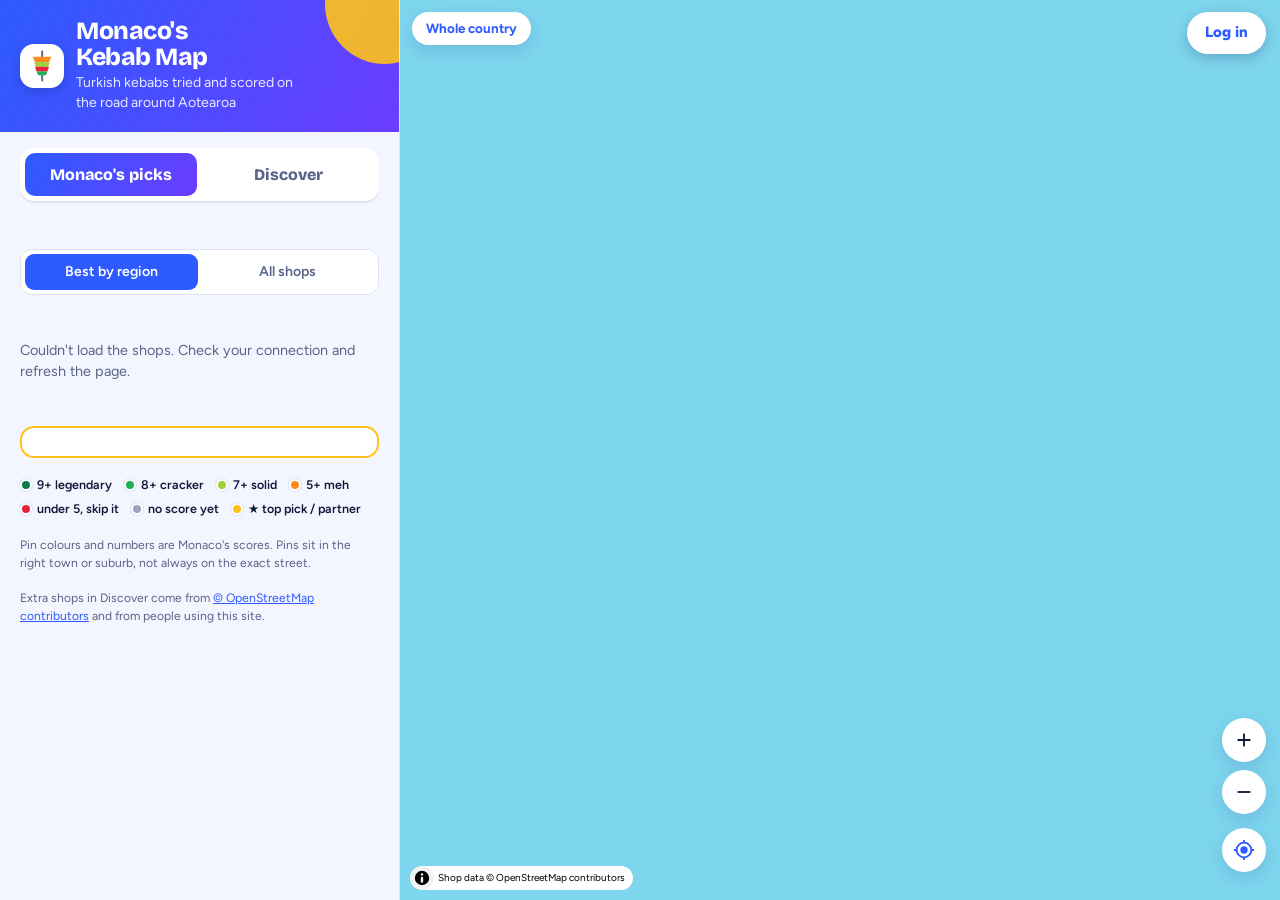
<file: index.html>
<!doctype html>
<html lang="en-NZ">
<head>
<meta charset="utf-8">
<meta name="viewport" content="width=device-width, initial-scale=1, viewport-fit=cover">
<title>Monaco's Kebab Map</title>
<meta name="theme-color" content="#2D5BFF">
<link rel="manifest" href="manifest.webmanifest">
<link rel="apple-touch-icon" href="icons/app-192.png">
<meta name="apple-mobile-web-app-capable" content="yes">
<meta name="description" content="Turkish kebab shops around New Zealand, tried and scored by Monaco. Add your own scores and see how you compare.">
<meta property="og:title" content="Monaco's Kebab Map">
<meta property="og:description" content="The best Turkish kebabs in every region of NZ. Rate them yourself and see if you agree.">
<link rel="icon" href="data:image/svg+xml,%3Csvg xmlns='http://www.w3.org/2000/svg' viewBox='0 0 44 44'%3E%3Crect x='21' y='2' width='2.5' height='40' fill='%235B6582'/%3E%3Cpath d='M10 10h24l-3 7H13z' fill='%23E06A2C'/%3E%3Cpath d='M12 17h20l-2 6H14z' fill='%23E3A11B'/%3E%3Cpath d='M13 23h18l-2 6H15z' fill='%23C8323A'/%3E%3Cpath d='M15 29h14l-2 5H17z' fill='%230B958E'/%3E%3C/svg%3E">
<link rel="preconnect" href="https://fonts.googleapis.com">
<link rel="stylesheet" href="https://fonts.googleapis.com/css2?family=Bricolage+Grotesque:opsz,wght@12..96,600;12..96,800&family=Figtree:wght@400;500;600;700&display=swap">
<link rel="stylesheet" href="vendor/maplibre-gl.css">
<link rel="stylesheet" href="style.css?v=202611192330">
</head>
<body>
<div class="app">
  <aside class="panel">
    <header class="top">
      <svg class="mark" viewBox="0 0 44 44" aria-hidden="true">
        <rect x="21" y="2" width="2.5" height="40" rx="1.2" fill="var(--muted)"/>
        <path d="M10 10h24l-3 7H13z" fill="var(--t5)"/>
        <path d="M12 17h20l-2 6H14z" fill="var(--t7)"/>
        <path d="M13 23h18l-2 6H15z" fill="var(--t0)"/>
        <path d="M15 29h14l-2 5H17z" fill="var(--t8)"/>
      </svg>
      <div>
        <h1>Monaco's Kebab Map</h1>
        <p class="sub">Turkish kebabs tried and scored on the road around Aotearoa</p>
      </div>
    </header>
    <div class="top-extras">
      <div class="modes" role="tablist" aria-label="What to show">
        <button class="mode" role="tab" id="mode-monaco" aria-selected="true">Monaco's picks</button>
        <button class="mode" role="tab" id="mode-discover" aria-selected="false">Discover</button>
      </div>
      <div id="tried" hidden></div>
      <div class="discover-bar" id="discover-bar" hidden>
        <label class="switch"><input type="checkbox" id="show-mon" checked><span class="track"></span>Show Monaco's shops</label>
        <label class="switch"><input type="checkbox" id="partners-only"><span class="track"></span>Partners only</label>
        <button type="button" class="btn" id="add-shop">+ Add a missing shop</button>
      </div>
      <div class="stats" id="stats"></div>
      <div class="chips" id="chips" role="group" aria-label="Filter by region"></div>
    </div>
    <div class="panel-scroll">
      <div class="tabs" role="tablist">
        <button class="tab" role="tab" id="tab-best" aria-selected="true">Best by region</button>
        <button class="tab" role="tab" id="tab-all" aria-selected="false">All shops</button>
      </div>
      <div class="tools" id="tools" hidden>
        <input id="search" type="search" placeholder="Search shop or town" aria-label="Search shop or town">
        <select id="sort" aria-label="Sort shops">
          <option value="score">Monaco's top rated</option>
          <option value="community">Community top rated</option>
          <option value="north">North to south</option>
          <option value="az">A to Z</option>
        </select>
      </div>
      <div class="list" id="list"><p class="loading">Loading shops…</p></div>
      <div class="compare" id="compare"></div>
      <div class="legend">
        <span><i style="background:var(--t9)"></i>9+ legendary</span>
        <span><i style="background:var(--t8)"></i>8+ cracker</span>
        <span><i style="background:var(--t7)"></i>7+ solid</span>
        <span><i style="background:var(--t5)"></i>5+ meh</span>
        <span><i style="background:var(--t0)"></i>under 5, skip it</span>
        <span><i style="background:var(--tn)"></i>no score yet</span>
        <span><i style="background:var(--gold)"></i>★ top pick / partner</span>
      </div>
      <p class="fine" id="fine">Pin colours and numbers are Monaco's scores. Pins sit in the right town or suburb, not always on the exact street.</p>
      <p class="fine">Extra shops in Discover come from <a href="https://www.openstreetmap.org/copyright" target="_blank" rel="noopener">© OpenStreetMap contributors</a> and from people using this site.</p>
    </div>
  </aside>
  <div class="map-wrap">
    <div id="map" aria-label="Map of kebab shops in New Zealand"></div>
    <button class="reset" id="reset">Whole country</button>
    <div class="mapctl" role="group" aria-label="Map controls">
      <button type="button" id="z-in" aria-label="Zoom in"><svg viewBox="0 0 24 24"><path d="M11 5h2v6h6v2h-6v6h-2v-6H5v-2h6z"/></svg></button>
      <button type="button" id="z-out" aria-label="Zoom out"><svg viewBox="0 0 24 24"><path d="M5 11h14v2H5z"/></svg></button>
      <button type="button" id="locate" aria-label="Show kebab shops near me"><svg viewBox="0 0 24 24"><path d="M12 8a4 4 0 1 0 0 8 4 4 0 0 0 0-8zm8.94 3A9 9 0 0 0 13 3.06V1h-2v2.06A9 9 0 0 0 3.06 11H1v2h2.06A9 9 0 0 0 11 20.94V23h2v-2.06A9 9 0 0 0 20.94 13H23v-2h-2.06zM12 19a7 7 0 1 1 0-14 7 7 0 0 1 0 14z"/></svg></button>
    </div>
  </div>
</div>

<div class="me" id="me">
  <button type="button" class="me-btn" id="me-btn" aria-haspopup="true" aria-expanded="false"><span class="me-login">Log in</span></button>
  <div class="me-menu" id="me-menu" hidden></div>
</div>

<dialog class="auth" id="profile">
  <form class="auth-in" id="profile-form" novalidate>
    <button type="button" class="x" id="profile-close" aria-label="Close">×</button>
    <h2>Your profile</h2>
    <div class="pf-photo">
      <span class="avatar xl" id="pf-avatar"></span>
      <div class="pf-photo-btns">
        <label class="btn ghost" for="pf-file">Choose photo</label>
        <input type="file" id="pf-file" accept="image/*" hidden>
        <button type="button" class="auth-switch" id="pf-remove" hidden>Remove photo</button>
      </div>
    </div>
    <div class="field"><label for="pf-name">Your name</label><input id="pf-name" maxlength="40" autocomplete="nickname"></div>
    <p class="fine" id="pf-email"></p>
    <div class="msg" id="pf-msg" hidden></div>
    <button class="btn wide" id="pf-save" type="submit">Save profile</button>
  </form>
</dialog>

<dialog class="auth" id="auth">
  <form class="auth-in" id="auth-form" novalidate>
    <button type="button" class="x" id="auth-close" aria-label="Close">×</button>
    <h2 id="auth-title">Join the kebab crew</h2>
    <p id="auth-blurb">Make an account to score shops and see how you stack up against Monaco.</p>
    <div class="field" id="f-name"><label for="in-name">Your name</label><input id="in-name" autocomplete="nickname" maxlength="40" placeholder="Shown next to your reviews"></div>
    <div class="field" id="f-email"><label for="in-email">Email</label><input id="in-email" type="email" autocomplete="email" required></div>
    <div class="field" id="f-pass"><label for="in-pass">Password</label><input id="in-pass" type="password" autocomplete="new-password" minlength="6" required></div>
    <div class="msg" id="auth-msg" hidden></div>
    <button class="btn wide" id="auth-submit" type="submit">Create account</button>
    <button type="button" class="auth-switch" id="auth-forgot" hidden>Forgot your password?</button>
    <p><span id="auth-alt-text">Already have an account?</span> <button type="button" class="auth-switch" id="auth-alt">Log in</button></p>
  </form>
</dialog>

<dialog class="auth sheet" id="rate">
  <form class="auth-in" id="rate-form" novalidate>
    <button type="button" class="x" id="rate-close" aria-label="Close">×</button>
    <div>
      <h2 id="rate-title">Rate this kebab</h2>
      <p id="rate-where"></p>
    </div>

    <div class="q">
      <span class="qlabel">What did you get?</span>
      <div class="pills" data-field="style" data-single></div>
    </div>
    <div class="q">
      <span class="qlabel">Meat</span>
      <div class="pills" data-field="meats"></div>
    </div>
    <div class="q">
      <span class="qlabel">Sauces</span>
      <div class="pills" data-field="sauces"></div>
    </div>
    <details class="more">
      <summary>Add salads (optional)</summary>
      <div class="pills" data-field="salads"></div>
    </details>

    <div class="scores" id="scores"></div>
    <div class="overall"><span>Overall</span><b id="overall">7.0</b><small>/10</small></div>

    <details class="more" id="comment-wrap">
      <summary>Add a comment (optional)</summary>
      <textarea id="rate-comment" maxlength="280" placeholder="Anything worth knowing? Big portions, great garlic sauce…"></textarea>
    </details>

    <div class="photo-pick">
      <label class="photo-btn" for="rate-photo" id="rate-photo-label">
        <svg viewBox="0 0 24 24" aria-hidden="true"><path d="M9 3 7.2 5H4a2 2 0 0 0-2 2v12a2 2 0 0 0 2 2h16a2 2 0 0 0 2-2V7a2 2 0 0 0-2-2h-3.2L15 3H9zm3 15a5 5 0 1 1 0-10 5 5 0 0 1 0 10zm0-2a3 3 0 1 0 0-6 3 3 0 0 0 0 6z"/></svg>
        <span>Add a photo (optional)</span>
      </label>
      <input type="file" id="rate-photo" accept="image/*" hidden>
      <div class="photo-preview" id="rate-photo-preview" hidden>
        <img id="rate-photo-img" alt="Your kebab photo">
        <button type="button" class="photo-x" id="rate-photo-remove" aria-label="Remove photo">×</button>
      </div>
    </div>

    <div class="msg" id="rate-msg" hidden></div>
    <div class="actions">
      <button class="btn wide" id="rate-save" type="submit">Save rating</button>
    </div>
    <button type="button" class="auth-switch" id="rate-delete" hidden>Remove my rating</button>
  </form>
</dialog>

<dialog class="auth" id="addshop">
  <form class="auth-in" id="addshop-form" novalidate>
    <button type="button" class="x" id="addshop-close" aria-label="Close">×</button>
    <div>
      <h2>Add a missing shop</h2>
      <p>Found a kebab shop that isn't on the map? Add it so you and everyone else can rate it.</p>
    </div>
    <div class="field"><label for="as-name">Shop name</label><input id="as-name" maxlength="80" placeholder="e.g. Sultan's Kebabs"></div>
    <div class="field"><label for="as-town">Town or suburb</label><input id="as-town" maxlength="60" placeholder="e.g. Riccarton, Christchurch"></div>
    <p class="fine dup-hint" id="as-dup" hidden></p>
    <div class="field">
      <span class="qlabel">Where is it?</span>
      <div class="paste-row">
        <textarea id="as-paste" rows="2" placeholder="Paste from Google Maps: a link, the address, or coordinates like -40.2234, 175.5682"></textarea>
        <button type="button" class="btn" id="as-find">Find</button>
      </div>
      <p class="fine">In Google Maps tap Share then Copy, or copy the address. Or:</p>
      <div class="loc-btns">
        <button type="button" class="btn ghost" id="as-here">Use where I am now</button>
        <button type="button" class="btn ghost" id="as-pick">Tap it on the map</button>
      </div>
      <p class="fine" id="as-loc">No location set yet.</p>
    </div>
    <div class="field"><label for="as-region">Region</label><select id="as-region"></select></div>
    <div class="msg" id="as-msg" hidden></div>
    <button class="btn wide" id="as-save" type="submit">Add shop</button>
  </form>
</dialog>
<div class="pickbar" id="pickbar" hidden><span>Tap the map where the shop is</span><button type="button" class="btn ghost" id="pick-cancel">Cancel</button></div>

<dialog class="auth card-dlg" id="card">
  <div class="auth-in">
    <button type="button" class="x" id="card-close" aria-label="Close">×</button>
    <div class="card-head"><span class="avatar" id="card-avatar"></span><div><b id="card-name"></b><small id="card-clock"></small></div></div>
    <div class="card-qr-wrap" id="card-ring"><canvas id="card-qr" aria-label="Your card code for the shop to scan"></canvas></div>
    <p class="card-hint">Show this to the shop when you order. The code refreshes every 30 seconds.</p>
    <p class="fine" id="card-status"></p>
    <div class="card-result" id="card-result" hidden></div>
    <div id="card-rate"></div>
    <p class="card-rule" id="card-rule"></p>
    <div class="qlabel">Your kebab passport</div>
    <div class="passport" id="card-passport"></div>
    <div class="pbadges" id="card-badges"></div>
    <div class="qlabel">Your stamp cards</div>
    <div id="card-cards"></div>
  </div>
</dialog>

<dialog class="auth admin-partner" id="partner-dlg">
  <div class="auth-in">
    <button type="button" class="x" id="partner-close" aria-label="Close">×</button>
    <div><h2 id="partner-title">Partner settings</h2><p id="partner-where"></p></div>
    <div class="ap-body"></div>
  </div>
</dialog>

<dialog class="lightbox" id="lightbox"><img id="lb-img" alt=""><p id="lb-cap"></p></dialog>

<script src="vendor/maplibre-gl.js"></script>
<script src="vendor/supabase.js"></script>
<script src="vendor/qrcode.js"></script>
<script src="app.js?v=202611192330"></script>
</body>
</html>
</file>
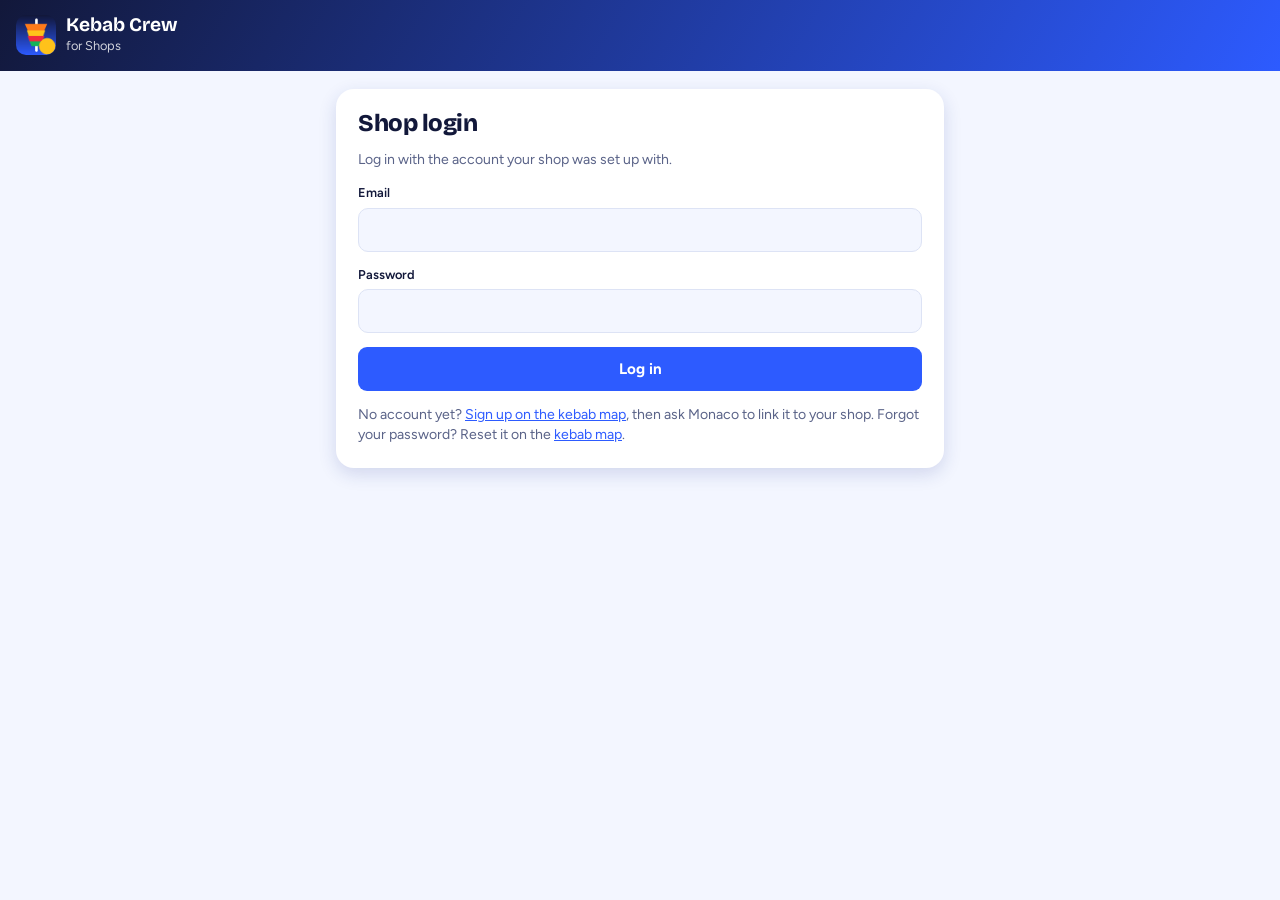
<file: shop/index.html>
<!doctype html>
<html lang="en-NZ">
<head>
<meta charset="utf-8">
<meta name="viewport" content="width=device-width, initial-scale=1, viewport-fit=cover">
<title>Kebab Crew for Shops</title>
<meta name="theme-color" content="#12183A">
<link rel="manifest" href="manifest.webmanifest">
<link rel="apple-touch-icon" href="../icons/shop-192.png">
<link rel="icon" href="../icons/shop-192.png">
<meta name="apple-mobile-web-app-capable" content="yes">
<link rel="preconnect" href="https://fonts.googleapis.com">
<link rel="stylesheet" href="https://fonts.googleapis.com/css2?family=Bricolage+Grotesque:opsz,wght@12..96,600;12..96,800&family=Figtree:wght@400;500;600;700;800&display=swap">
<link rel="stylesheet" href="../style.css?v=202611192330">
<link rel="stylesheet" href="shop.css?v=202611192330">
</head>
<body class="shopapp">
<header class="sh-top">
  <div class="sh-brand"><img src="../icons/shop-192.png" alt="" width="40" height="40"><div><b id="prog-name">Kebab Crew</b><span>for Shops</span></div></div>
  <div class="sh-shop" id="sh-shop"></div>
</header>

<main class="sh-main">
  <!-- Signed out -->
  <section id="v-login" hidden>
    <form class="sh-card auth-in" id="login-form" novalidate>
      <h1>Shop login</h1>
      <p>Log in with the account your shop was set up with.</p>
      <div class="field"><label for="l-email">Email</label><input id="l-email" type="email" autocomplete="email"></div>
      <div class="field"><label for="l-pass">Password</label><input id="l-pass" type="password" autocomplete="current-password"></div>
      <div class="msg" id="l-msg" hidden></div>
      <button class="btn wide" type="submit" id="l-go">Log in</button>
      <p class="fine">No account yet? <a href="../">Sign up on the kebab map</a>, then ask Monaco to link it to your shop. Forgot your password? Reset it on the <a href="../">kebab map</a>.</p>
    </form>
  </section>

  <!-- Signed in but not linked to a shop -->
  <section id="v-nostaff" hidden>
    <div class="sh-card">
      <h1>Nearly there</h1>
      <p id="nostaff-text"></p>
      <button class="btn ghost" type="button" data-logout>Log out</button>
    </div>
  </section>

  <!-- Working app -->
  <section id="v-app" hidden>
    <nav class="sh-tabs" role="tablist">
      <button role="tab" id="t-scan" aria-selected="true">Scan</button>
      <button role="tab" id="t-stats" aria-selected="false">Your numbers</button>
    </nav>

    <div id="p-scan">
      <button class="scan-big" type="button" id="scan-btn">
        <svg viewBox="0 0 24 24" aria-hidden="true"><path d="M3 3h6v2H5v4H3V3zm12 0h6v6h-2V5h-4V3zM3 15h2v4h4v2H3v-6zm16 0h2v6h-6v-2h4v-4zM7 11h10v2H7z"/></svg>
        <span>Scan a customer's card</span>
      </button>
      <p class="sh-rule" id="rule-text"></p>
      <div class="sh-today" id="today"></div>
    </div>

    <div id="p-stats" hidden>
      <div class="range" role="group" aria-label="Time period">
        <button data-days="7">7 days</button><button data-days="30" aria-pressed="true">30 days</button><button data-days="90">90 days</button>
      </div>
      <div id="stats-body"><p class="fine">Loading your numbers…</p></div>
    </div>
    <p class="sh-foot"><button class="auth-switch" type="button" data-logout>Log out</button> · <a href="../">Open the kebab map</a></p>
  </section>
</main>

<!-- Camera -->
<div class="cam" id="cam" hidden>
  <video id="cam-video" playsinline muted></video>
  <div class="cam-frame"></div>
  <p class="cam-hint" id="cam-hint">Point at the QR code on the customer's phone</p>
  <button class="btn" type="button" id="cam-close">Cancel</button>
  <canvas id="cam-canvas" hidden></canvas>
</div>

<!-- Result -->
<div class="result" id="result" hidden>
  <div class="result-in" id="result-in"></div>
  <button class="btn wide" type="button" id="result-next">Scan the next customer</button>
  <button class="auth-switch" type="button" id="result-done">Done</button>
</div>

<script src="../vendor/supabase.js"></script>
<script src="../vendor/jsQR.js"></script>
<script src="shop.js?v=202611192330"></script>
</body>
</html>
</file>
<file: vendor/maplibre-gl.css>
.maplibregl-map{font:12px/20px Helvetica Neue,Arial,Helvetica,sans-serif;overflow:hidden;position:relative;-webkit-tap-highlight-color:rgb(0 0 0/0)}.maplibregl-canvas{left:0;position:absolute;top:0}.maplibregl-map:fullscreen{height:100%;width:100%}.maplibregl-ctrl-group button.maplibregl-ctrl-compass{touch-action:none}.maplibregl-canvas-container.maplibregl-interactive,.maplibregl-ctrl-group button.maplibregl-ctrl-compass{cursor:grab;-webkit-user-select:none;-moz-user-select:none;user-select:none}.maplibregl-canvas-container.maplibregl-interactive.maplibregl-track-pointer{cursor:pointer}.maplibregl-canvas-container.maplibregl-interactive:active,.maplibregl-ctrl-group button.maplibregl-ctrl-compass:active{cursor:grabbing}.maplibregl-canvas-container.maplibregl-touch-zoom-rotate,.maplibregl-canvas-container.maplibregl-touch-zoom-rotate .maplibregl-canvas{touch-action:pan-x pan-y}.maplibregl-canvas-container.maplibregl-touch-drag-pan,.maplibregl-canvas-container.maplibregl-touch-drag-pan .maplibregl-canvas{touch-action:pinch-zoom}.maplibregl-canvas-container.maplibregl-touch-zoom-rotate.maplibregl-touch-drag-pan,.maplibregl-canvas-container.maplibregl-touch-zoom-rotate.maplibregl-touch-drag-pan .maplibregl-canvas{touch-action:none}.maplibregl-canvas-container.maplibregl-touch-drag-pan.maplibregl-cooperative-gestures,.maplibregl-canvas-container.maplibregl-touch-drag-pan.maplibregl-cooperative-gestures .maplibregl-canvas{touch-action:pan-x pan-y}.maplibregl-ctrl-bottom-left,.maplibregl-ctrl-bottom-right,.maplibregl-ctrl-top-left,.maplibregl-ctrl-top-right{pointer-events:none;position:absolute;z-index:2}.maplibregl-ctrl-top-left{left:0;top:0}.maplibregl-ctrl-top-right{right:0;top:0}.maplibregl-ctrl-bottom-left{bottom:0;left:0}.maplibregl-ctrl-bottom-right{bottom:0;right:0}.maplibregl-ctrl{clear:both;pointer-events:auto;transform:translate(0)}.maplibregl-ctrl-top-left .maplibregl-ctrl{float:left;margin:10px 0 0 10px}.maplibregl-ctrl-top-right .maplibregl-ctrl{float:right;margin:10px 10px 0 0}.maplibregl-ctrl-bottom-left .maplibregl-ctrl{float:left;margin:0 0 10px 10px}.maplibregl-ctrl-bottom-right .maplibregl-ctrl{float:right;margin:0 10px 10px 0}.maplibregl-ctrl-group{background:#fff;border-radius:4px}.maplibregl-ctrl-group:not(:empty){box-shadow:0 0 0 2px rgba(0,0,0,.1)}@media (forced-colors:active){.maplibregl-ctrl-group:not(:empty){box-shadow:0 0 0 2px ButtonText}}.maplibregl-ctrl-group button{background-color:transparent;border:0;box-sizing:border-box;cursor:pointer;display:block;height:29px;outline:none;padding:0;width:29px}.maplibregl-ctrl-group button+button{border-top:1px solid #ddd}.maplibregl-ctrl button .maplibregl-ctrl-icon{background-position:50%;background-repeat:no-repeat;display:block;height:100%;width:100%}@media (forced-colors:active){.maplibregl-ctrl-icon{background-color:transparent}.maplibregl-ctrl-group button+button{border-top:1px solid ButtonText}}.maplibregl-ctrl button::-moz-focus-inner{border:0;padding:0}.maplibregl-ctrl-attrib-button:focus,.maplibregl-ctrl-group button:focus{box-shadow:0 0 2px 2px #0096ff}.maplibregl-ctrl button:disabled{cursor:not-allowed}.maplibregl-ctrl button:disabled .maplibregl-ctrl-icon{opacity:.25}.maplibregl-ctrl button:not(:disabled):hover{background-color:rgb(0 0 0/5%)}.maplibregl-ctrl-group button:focus:focus-visible{box-shadow:0 0 2px 2px #0096ff}.maplibregl-ctrl-group button:focus:not(:focus-visible){box-shadow:none}.maplibregl-ctrl-group button:focus:first-child{border-radius:4px 4px 0 0}.maplibregl-ctrl-group button:focus:last-child{border-radius:0 0 4px 4px}.maplibregl-ctrl-group button:focus:only-child{border-radius:inherit}.maplibregl-ctrl button.maplibregl-ctrl-zoom-out .maplibregl-ctrl-icon{background-image:url("data:image/svg+xml;charset=utf-8,%3Csvg xmlns='http://www.w3.org/2000/svg' width='29' height='29' fill='%23333' viewBox='0 0 29 29'%3E%3Cpath d='M10 13c-.75 0-1.5.75-1.5 1.5S9.25 16 10 16h9c.75 0 1.5-.75 1.5-1.5S19.75 13 19 13z'/%3E%3C/svg%3E")}.maplibregl-ctrl button.maplibregl-ctrl-zoom-in .maplibregl-ctrl-icon{background-image:url("data:image/svg+xml;charset=utf-8,%3Csvg xmlns='http://www.w3.org/2000/svg' width='29' height='29' fill='%23333' viewBox='0 0 29 29'%3E%3Cpath d='M14.5 8.5c-.75 0-1.5.75-1.5 1.5v3h-3c-.75 0-1.5.75-1.5 1.5S9.25 16 10 16h3v3c0 .75.75 1.5 1.5 1.5S16 19.75 16 19v-3h3c.75 0 1.5-.75 1.5-1.5S19.75 13 19 13h-3v-3c0-.75-.75-1.5-1.5-1.5'/%3E%3C/svg%3E")}@media (forced-colors:active){.maplibregl-ctrl button.maplibregl-ctrl-zoom-out .maplibregl-ctrl-icon{background-image:url("data:image/svg+xml;charset=utf-8,%3Csvg xmlns='http://www.w3.org/2000/svg' width='29' height='29' fill='%23fff' viewBox='0 0 29 29'%3E%3Cpath d='M10 13c-.75 0-1.5.75-1.5 1.5S9.25 16 10 16h9c.75 0 1.5-.75 1.5-1.5S19.75 13 19 13z'/%3E%3C/svg%3E")}.maplibregl-ctrl button.maplibregl-ctrl-zoom-in .maplibregl-ctrl-icon{background-image:url("data:image/svg+xml;charset=utf-8,%3Csvg xmlns='http://www.w3.org/2000/svg' width='29' height='29' fill='%23fff' viewBox='0 0 29 29'%3E%3Cpath d='M14.5 8.5c-.75 0-1.5.75-1.5 1.5v3h-3c-.75 0-1.5.75-1.5 1.5S9.25 16 10 16h3v3c0 .75.75 1.5 1.5 1.5S16 19.75 16 19v-3h3c.75 0 1.5-.75 1.5-1.5S19.75 13 19 13h-3v-3c0-.75-.75-1.5-1.5-1.5'/%3E%3C/svg%3E")}}@media (forced-colors:active) and (prefers-color-scheme:light){.maplibregl-ctrl button.maplibregl-ctrl-zoom-out .maplibregl-ctrl-icon{background-image:url("data:image/svg+xml;charset=utf-8,%3Csvg xmlns='http://www.w3.org/2000/svg' width='29' height='29' viewBox='0 0 29 29'%3E%3Cpath d='M10 13c-.75 0-1.5.75-1.5 1.5S9.25 16 10 16h9c.75 0 1.5-.75 1.5-1.5S19.75 13 19 13z'/%3E%3C/svg%3E")}.maplibregl-ctrl button.maplibregl-ctrl-zoom-in .maplibregl-ctrl-icon{background-image:url("data:image/svg+xml;charset=utf-8,%3Csvg xmlns='http://www.w3.org/2000/svg' width='29' height='29' viewBox='0 0 29 29'%3E%3Cpath d='M14.5 8.5c-.75 0-1.5.75-1.5 1.5v3h-3c-.75 0-1.5.75-1.5 1.5S9.25 16 10 16h3v3c0 .75.75 1.5 1.5 1.5S16 19.75 16 19v-3h3c.75 0 1.5-.75 1.5-1.5S19.75 13 19 13h-3v-3c0-.75-.75-1.5-1.5-1.5'/%3E%3C/svg%3E")}}.maplibregl-ctrl button.maplibregl-ctrl-fullscreen .maplibregl-ctrl-icon{background-image:url("data:image/svg+xml;charset=utf-8,%3Csvg xmlns='http://www.w3.org/2000/svg' width='29' height='29' fill='%23333' viewBox='0 0 29 29'%3E%3Cpath d='M24 16v5.5c0 1.75-.75 2.5-2.5 2.5H16v-1l3-1.5-4-5.5 1-1 5.5 4 1.5-3zM6 16l1.5 3 5.5-4 1 1-4 5.5 3 1.5v1H7.5C5.75 24 5 23.25 5 21.5V16zm7-11v1l-3 1.5 4 5.5-1 1-5.5-4L6 13H5V7.5C5 5.75 5.75 5 7.5 5zm11 2.5c0-1.75-.75-2.5-2.5-2.5H16v1l3 1.5-4 5.5 1 1 5.5-4 1.5 3h1z'/%3E%3C/svg%3E")}.maplibregl-ctrl button.maplibregl-ctrl-shrink .maplibregl-ctrl-icon{background-image:url("data:image/svg+xml;charset=utf-8,%3Csvg xmlns='http://www.w3.org/2000/svg' width='29' height='29' viewBox='0 0 29 29'%3E%3Cpath d='M18.5 16c-1.75 0-2.5.75-2.5 2.5V24h1l1.5-3 5.5 4 1-1-4-5.5 3-1.5v-1zM13 18.5c0-1.75-.75-2.5-2.5-2.5H5v1l3 1.5L4 24l1 1 5.5-4 1.5 3h1zm3-8c0 1.75.75 2.5 2.5 2.5H24v-1l-3-1.5L25 5l-1-1-5.5 4L17 5h-1zM10.5 13c1.75 0 2.5-.75 2.5-2.5V5h-1l-1.5 3L5 4 4 5l4 5.5L5 12v1z'/%3E%3C/svg%3E")}@media (forced-colors:active){.maplibregl-ctrl button.maplibregl-ctrl-fullscreen .maplibregl-ctrl-icon{background-image:url("data:image/svg+xml;charset=utf-8,%3Csvg xmlns='http://www.w3.org/2000/svg' width='29' height='29' fill='%23fff' viewBox='0 0 29 29'%3E%3Cpath d='M24 16v5.5c0 1.75-.75 2.5-2.5 2.5H16v-1l3-1.5-4-5.5 1-1 5.5 4 1.5-3zM6 16l1.5 3 5.5-4 1 1-4 5.5 3 1.5v1H7.5C5.75 24 5 23.25 5 21.5V16zm7-11v1l-3 1.5 4 5.5-1 1-5.5-4L6 13H5V7.5C5 5.75 5.75 5 7.5 5zm11 2.5c0-1.75-.75-2.5-2.5-2.5H16v1l3 1.5-4 5.5 1 1 5.5-4 1.5 3h1z'/%3E%3C/svg%3E")}.maplibregl-ctrl button.maplibregl-ctrl-shrink .maplibregl-ctrl-icon{background-image:url("data:image/svg+xml;charset=utf-8,%3Csvg xmlns='http://www.w3.org/2000/svg' width='29' height='29' fill='%23fff' viewBox='0 0 29 29'%3E%3Cpath d='M18.5 16c-1.75 0-2.5.75-2.5 2.5V24h1l1.5-3 5.5 4 1-1-4-5.5 3-1.5v-1zM13 18.5c0-1.75-.75-2.5-2.5-2.5H5v1l3 1.5L4 24l1 1 5.5-4 1.5 3h1zm3-8c0 1.75.75 2.5 2.5 2.5H24v-1l-3-1.5L25 5l-1-1-5.5 4L17 5h-1zM10.5 13c1.75 0 2.5-.75 2.5-2.5V5h-1l-1.5 3L5 4 4 5l4 5.5L5 12v1z'/%3E%3C/svg%3E")}}@media (forced-colors:active) and (prefers-color-scheme:light){.maplibregl-ctrl button.maplibregl-ctrl-fullscreen .maplibregl-ctrl-icon{background-image:url("data:image/svg+xml;charset=utf-8,%3Csvg xmlns='http://www.w3.org/2000/svg' width='29' height='29' viewBox='0 0 29 29'%3E%3Cpath d='M24 16v5.5c0 1.75-.75 2.5-2.5 2.5H16v-1l3-1.5-4-5.5 1-1 5.5 4 1.5-3zM6 16l1.5 3 5.5-4 1 1-4 5.5 3 1.5v1H7.5C5.75 24 5 23.25 5 21.5V16zm7-11v1l-3 1.5 4 5.5-1 1-5.5-4L6 13H5V7.5C5 5.75 5.75 5 7.5 5zm11 2.5c0-1.75-.75-2.5-2.5-2.5H16v1l3 1.5-4 5.5 1 1 5.5-4 1.5 3h1z'/%3E%3C/svg%3E")}.maplibregl-ctrl button.maplibregl-ctrl-shrink .maplibregl-ctrl-icon{background-image:url("data:image/svg+xml;charset=utf-8,%3Csvg xmlns='http://www.w3.org/2000/svg' width='29' height='29' viewBox='0 0 29 29'%3E%3Cpath d='M18.5 16c-1.75 0-2.5.75-2.5 2.5V24h1l1.5-3 5.5 4 1-1-4-5.5 3-1.5v-1zM13 18.5c0-1.75-.75-2.5-2.5-2.5H5v1l3 1.5L4 24l1 1 5.5-4 1.5 3h1zm3-8c0 1.75.75 2.5 2.5 2.5H24v-1l-3-1.5L25 5l-1-1-5.5 4L17 5h-1zM10.5 13c1.75 0 2.5-.75 2.5-2.5V5h-1l-1.5 3L5 4 4 5l4 5.5L5 12v1z'/%3E%3C/svg%3E")}}.maplibregl-ctrl button.maplibregl-ctrl-compass .maplibregl-ctrl-icon{background-image:url("data:image/svg+xml;charset=utf-8,%3Csvg xmlns='http://www.w3.org/2000/svg' width='29' height='29' fill='%23333' viewBox='0 0 29 29'%3E%3Cpath d='m10.5 14 4-8 4 8z'/%3E%3Cpath fill='%23ccc' d='m10.5 16 4 8 4-8z'/%3E%3C/svg%3E")}@media (forced-colors:active){.maplibregl-ctrl button.maplibregl-ctrl-compass .maplibregl-ctrl-icon{background-image:url("data:image/svg+xml;charset=utf-8,%3Csvg xmlns='http://www.w3.org/2000/svg' width='29' height='29' fill='%23fff' viewBox='0 0 29 29'%3E%3Cpath d='m10.5 14 4-8 4 8z'/%3E%3Cpath fill='%23ccc' d='m10.5 16 4 8 4-8z'/%3E%3C/svg%3E")}}@media (forced-colors:active) and (prefers-color-scheme:light){.maplibregl-ctrl button.maplibregl-ctrl-compass .maplibregl-ctrl-icon{background-image:url("data:image/svg+xml;charset=utf-8,%3Csvg xmlns='http://www.w3.org/2000/svg' width='29' height='29' viewBox='0 0 29 29'%3E%3Cpath d='m10.5 14 4-8 4 8z'/%3E%3Cpath fill='%23ccc' d='m10.5 16 4 8 4-8z'/%3E%3C/svg%3E")}}.maplibregl-ctrl button.maplibregl-ctrl-terrain .maplibregl-ctrl-icon{background-image:url("data:image/svg+xml;charset=utf-8,%3Csvg xmlns='http://www.w3.org/2000/svg' width='22' height='22' fill='%23333' viewBox='0 0 22 22'%3E%3Cpath d='m1.754 13.406 4.453-4.851 3.09 3.09 3.281 3.277.969-.969-3.309-3.312 3.844-4.121 6.148 6.886h1.082v-.855l-7.207-8.07-4.84 5.187L6.169 6.57l-5.48 5.965v.871ZM.688 16.844h20.625v1.375H.688Zm0 0'/%3E%3C/svg%3E")}.maplibregl-ctrl button.maplibregl-ctrl-terrain-enabled .maplibregl-ctrl-icon{background-image:url("data:image/svg+xml;charset=utf-8,%3Csvg xmlns='http://www.w3.org/2000/svg' width='22' height='22' fill='%2333b5e5' viewBox='0 0 22 22'%3E%3Cpath d='m1.754 13.406 4.453-4.851 3.09 3.09 3.281 3.277.969-.969-3.309-3.312 3.844-4.121 6.148 6.886h1.082v-.855l-7.207-8.07-4.84 5.187L6.169 6.57l-5.48 5.965v.871ZM.688 16.844h20.625v1.375H.688Zm0 0'/%3E%3C/svg%3E")}.maplibregl-ctrl button.maplibregl-ctrl-geolocate .maplibregl-ctrl-icon{background-image:url("data:image/svg+xml;charset=utf-8,%3Csvg xmlns='http://www.w3.org/2000/svg' width='29' height='29' fill='%23333' viewBox='0 0 20 20'%3E%3Cpath d='M10 4C9 4 9 5 9 5v.1A5 5 0 0 0 5.1 9H5s-1 0-1 1 1 1 1 1h.1A5 5 0 0 0 9 14.9v.1s0 1 1 1 1-1 1-1v-.1a5 5 0 0 0 3.9-3.9h.1s1 0 1-1-1-1-1-1h-.1A5 5 0 0 0 11 5.1V5s0-1-1-1m0 2.5a3.5 3.5 0 1 1 0 7 3.5 3.5 0 1 1 0-7'/%3E%3Ccircle cx='10' cy='10' r='2'/%3E%3C/svg%3E")}.maplibregl-ctrl button.maplibregl-ctrl-geolocate:disabled .maplibregl-ctrl-icon{background-image:url("data:image/svg+xml;charset=utf-8,%3Csvg xmlns='http://www.w3.org/2000/svg' width='29' height='29' fill='%23aaa' viewBox='0 0 20 20'%3E%3Cpath d='M10 4C9 4 9 5 9 5v.1A5 5 0 0 0 5.1 9H5s-1 0-1 1 1 1 1 1h.1A5 5 0 0 0 9 14.9v.1s0 1 1 1 1-1 1-1v-.1a5 5 0 0 0 3.9-3.9h.1s1 0 1-1-1-1-1-1h-.1A5 5 0 0 0 11 5.1V5s0-1-1-1m0 2.5a3.5 3.5 0 1 1 0 7 3.5 3.5 0 1 1 0-7'/%3E%3Ccircle cx='10' cy='10' r='2'/%3E%3Cpath fill='red' d='m14 5 1 1-9 9-1-1z'/%3E%3C/svg%3E")}.maplibregl-ctrl button.maplibregl-ctrl-geolocate.maplibregl-ctrl-geolocate-active .maplibregl-ctrl-icon{background-image:url("data:image/svg+xml;charset=utf-8,%3Csvg xmlns='http://www.w3.org/2000/svg' width='29' height='29' fill='%2333b5e5' viewBox='0 0 20 20'%3E%3Cpath d='M10 4C9 4 9 5 9 5v.1A5 5 0 0 0 5.1 9H5s-1 0-1 1 1 1 1 1h.1A5 5 0 0 0 9 14.9v.1s0 1 1 1 1-1 1-1v-.1a5 5 0 0 0 3.9-3.9h.1s1 0 1-1-1-1-1-1h-.1A5 5 0 0 0 11 5.1V5s0-1-1-1m0 2.5a3.5 3.5 0 1 1 0 7 3.5 3.5 0 1 1 0-7'/%3E%3Ccircle cx='10' cy='10' r='2'/%3E%3C/svg%3E")}.maplibregl-ctrl button.maplibregl-ctrl-geolocate.maplibregl-ctrl-geolocate-active-error .maplibregl-ctrl-icon{background-image:url("data:image/svg+xml;charset=utf-8,%3Csvg xmlns='http://www.w3.org/2000/svg' width='29' height='29' fill='%23e58978' viewBox='0 0 20 20'%3E%3Cpath d='M10 4C9 4 9 5 9 5v.1A5 5 0 0 0 5.1 9H5s-1 0-1 1 1 1 1 1h.1A5 5 0 0 0 9 14.9v.1s0 1 1 1 1-1 1-1v-.1a5 5 0 0 0 3.9-3.9h.1s1 0 1-1-1-1-1-1h-.1A5 5 0 0 0 11 5.1V5s0-1-1-1m0 2.5a3.5 3.5 0 1 1 0 7 3.5 3.5 0 1 1 0-7'/%3E%3Ccircle cx='10' cy='10' r='2'/%3E%3C/svg%3E")}.maplibregl-ctrl button.maplibregl-ctrl-geolocate.maplibregl-ctrl-geolocate-background .maplibregl-ctrl-icon{background-image:url("data:image/svg+xml;charset=utf-8,%3Csvg xmlns='http://www.w3.org/2000/svg' width='29' height='29' fill='%2333b5e5' viewBox='0 0 20 20'%3E%3Cpath d='M10 4C9 4 9 5 9 5v.1A5 5 0 0 0 5.1 9H5s-1 0-1 1 1 1 1 1h.1A5 5 0 0 0 9 14.9v.1s0 1 1 1 1-1 1-1v-.1a5 5 0 0 0 3.9-3.9h.1s1 0 1-1-1-1-1-1h-.1A5 5 0 0 0 11 5.1V5s0-1-1-1m0 2.5a3.5 3.5 0 1 1 0 7 3.5 3.5 0 1 1 0-7'/%3E%3C/svg%3E")}.maplibregl-ctrl button.maplibregl-ctrl-geolocate.maplibregl-ctrl-geolocate-background-error .maplibregl-ctrl-icon{background-image:url("data:image/svg+xml;charset=utf-8,%3Csvg xmlns='http://www.w3.org/2000/svg' width='29' height='29' fill='%23e54e33' viewBox='0 0 20 20'%3E%3Cpath d='M10 4C9 4 9 5 9 5v.1A5 5 0 0 0 5.1 9H5s-1 0-1 1 1 1 1 1h.1A5 5 0 0 0 9 14.9v.1s0 1 1 1 1-1 1-1v-.1a5 5 0 0 0 3.9-3.9h.1s1 0 1-1-1-1-1-1h-.1A5 5 0 0 0 11 5.1V5s0-1-1-1m0 2.5a3.5 3.5 0 1 1 0 7 3.5 3.5 0 1 1 0-7'/%3E%3C/svg%3E")}.maplibregl-ctrl button.maplibregl-ctrl-geolocate.maplibregl-ctrl-geolocate-waiting .maplibregl-ctrl-icon{animation:maplibregl-spin 2s linear infinite}@media (forced-colors:active){.maplibregl-ctrl button.maplibregl-ctrl-geolocate .maplibregl-ctrl-icon{background-image:url("data:image/svg+xml;charset=utf-8,%3Csvg xmlns='http://www.w3.org/2000/svg' width='29' height='29' fill='%23fff' viewBox='0 0 20 20'%3E%3Cpath d='M10 4C9 4 9 5 9 5v.1A5 5 0 0 0 5.1 9H5s-1 0-1 1 1 1 1 1h.1A5 5 0 0 0 9 14.9v.1s0 1 1 1 1-1 1-1v-.1a5 5 0 0 0 3.9-3.9h.1s1 0 1-1-1-1-1-1h-.1A5 5 0 0 0 11 5.1V5s0-1-1-1m0 2.5a3.5 3.5 0 1 1 0 7 3.5 3.5 0 1 1 0-7'/%3E%3Ccircle cx='10' cy='10' r='2'/%3E%3C/svg%3E")}.maplibregl-ctrl button.maplibregl-ctrl-geolocate:disabled .maplibregl-ctrl-icon{background-image:url("data:image/svg+xml;charset=utf-8,%3Csvg xmlns='http://www.w3.org/2000/svg' width='29' height='29' fill='%23999' viewBox='0 0 20 20'%3E%3Cpath d='M10 4C9 4 9 5 9 5v.1A5 5 0 0 0 5.1 9H5s-1 0-1 1 1 1 1 1h.1A5 5 0 0 0 9 14.9v.1s0 1 1 1 1-1 1-1v-.1a5 5 0 0 0 3.9-3.9h.1s1 0 1-1-1-1-1-1h-.1A5 5 0 0 0 11 5.1V5s0-1-1-1m0 2.5a3.5 3.5 0 1 1 0 7 3.5 3.5 0 1 1 0-7'/%3E%3Ccircle cx='10' cy='10' r='2'/%3E%3Cpath fill='red' d='m14 5 1 1-9 9-1-1z'/%3E%3C/svg%3E")}.maplibregl-ctrl button.maplibregl-ctrl-geolocate.maplibregl-ctrl-geolocate-active .maplibregl-ctrl-icon{background-image:url("data:image/svg+xml;charset=utf-8,%3Csvg xmlns='http://www.w3.org/2000/svg' width='29' height='29' fill='%2333b5e5' viewBox='0 0 20 20'%3E%3Cpath d='M10 4C9 4 9 5 9 5v.1A5 5 0 0 0 5.1 9H5s-1 0-1 1 1 1 1 1h.1A5 5 0 0 0 9 14.9v.1s0 1 1 1 1-1 1-1v-.1a5 5 0 0 0 3.9-3.9h.1s1 0 1-1-1-1-1-1h-.1A5 5 0 0 0 11 5.1V5s0-1-1-1m0 2.5a3.5 3.5 0 1 1 0 7 3.5 3.5 0 1 1 0-7'/%3E%3Ccircle cx='10' cy='10' r='2'/%3E%3C/svg%3E")}.maplibregl-ctrl button.maplibregl-ctrl-geolocate.maplibregl-ctrl-geolocate-active-error .maplibregl-ctrl-icon{background-image:url("data:image/svg+xml;charset=utf-8,%3Csvg xmlns='http://www.w3.org/2000/svg' width='29' height='29' fill='%23e58978' viewBox='0 0 20 20'%3E%3Cpath d='M10 4C9 4 9 5 9 5v.1A5 5 0 0 0 5.1 9H5s-1 0-1 1 1 1 1 1h.1A5 5 0 0 0 9 14.9v.1s0 1 1 1 1-1 1-1v-.1a5 5 0 0 0 3.9-3.9h.1s1 0 1-1-1-1-1-1h-.1A5 5 0 0 0 11 5.1V5s0-1-1-1m0 2.5a3.5 3.5 0 1 1 0 7 3.5 3.5 0 1 1 0-7'/%3E%3Ccircle cx='10' cy='10' r='2'/%3E%3C/svg%3E")}.maplibregl-ctrl button.maplibregl-ctrl-geolocate.maplibregl-ctrl-geolocate-background .maplibregl-ctrl-icon{background-image:url("data:image/svg+xml;charset=utf-8,%3Csvg xmlns='http://www.w3.org/2000/svg' width='29' height='29' fill='%2333b5e5' viewBox='0 0 20 20'%3E%3Cpath d='M10 4C9 4 9 5 9 5v.1A5 5 0 0 0 5.1 9H5s-1 0-1 1 1 1 1 1h.1A5 5 0 0 0 9 14.9v.1s0 1 1 1 1-1 1-1v-.1a5 5 0 0 0 3.9-3.9h.1s1 0 1-1-1-1-1-1h-.1A5 5 0 0 0 11 5.1V5s0-1-1-1m0 2.5a3.5 3.5 0 1 1 0 7 3.5 3.5 0 1 1 0-7'/%3E%3C/svg%3E")}.maplibregl-ctrl button.maplibregl-ctrl-geolocate.maplibregl-ctrl-geolocate-background-error .maplibregl-ctrl-icon{background-image:url("data:image/svg+xml;charset=utf-8,%3Csvg xmlns='http://www.w3.org/2000/svg' width='29' height='29' fill='%23e54e33' viewBox='0 0 20 20'%3E%3Cpath d='M10 4C9 4 9 5 9 5v.1A5 5 0 0 0 5.1 9H5s-1 0-1 1 1 1 1 1h.1A5 5 0 0 0 9 14.9v.1s0 1 1 1 1-1 1-1v-.1a5 5 0 0 0 3.9-3.9h.1s1 0 1-1-1-1-1-1h-.1A5 5 0 0 0 11 5.1V5s0-1-1-1m0 2.5a3.5 3.5 0 1 1 0 7 3.5 3.5 0 1 1 0-7'/%3E%3C/svg%3E")}}@media (forced-colors:active) and (prefers-color-scheme:light){.maplibregl-ctrl button.maplibregl-ctrl-geolocate .maplibregl-ctrl-icon{background-image:url("data:image/svg+xml;charset=utf-8,%3Csvg xmlns='http://www.w3.org/2000/svg' width='29' height='29' viewBox='0 0 20 20'%3E%3Cpath d='M10 4C9 4 9 5 9 5v.1A5 5 0 0 0 5.1 9H5s-1 0-1 1 1 1 1 1h.1A5 5 0 0 0 9 14.9v.1s0 1 1 1 1-1 1-1v-.1a5 5 0 0 0 3.9-3.9h.1s1 0 1-1-1-1-1-1h-.1A5 5 0 0 0 11 5.1V5s0-1-1-1m0 2.5a3.5 3.5 0 1 1 0 7 3.5 3.5 0 1 1 0-7'/%3E%3Ccircle cx='10' cy='10' r='2'/%3E%3C/svg%3E")}.maplibregl-ctrl button.maplibregl-ctrl-geolocate:disabled .maplibregl-ctrl-icon{background-image:url("data:image/svg+xml;charset=utf-8,%3Csvg xmlns='http://www.w3.org/2000/svg' width='29' height='29' fill='%23666' viewBox='0 0 20 20'%3E%3Cpath d='M10 4C9 4 9 5 9 5v.1A5 5 0 0 0 5.1 9H5s-1 0-1 1 1 1 1 1h.1A5 5 0 0 0 9 14.9v.1s0 1 1 1 1-1 1-1v-.1a5 5 0 0 0 3.9-3.9h.1s1 0 1-1-1-1-1-1h-.1A5 5 0 0 0 11 5.1V5s0-1-1-1m0 2.5a3.5 3.5 0 1 1 0 7 3.5 3.5 0 1 1 0-7'/%3E%3Ccircle cx='10' cy='10' r='2'/%3E%3Cpath fill='red' d='m14 5 1 1-9 9-1-1z'/%3E%3C/svg%3E")}}@keyframes maplibregl-spin{0%{transform:rotate(0deg)}to{transform:rotate(1turn)}}a.maplibregl-ctrl-logo{background-image:url("data:image/svg+xml;charset=utf-8,%3Csvg xmlns='http://www.w3.org/2000/svg' width='88' height='23' fill='none'%3E%3Cpath fill='%23000' fill-opacity='.4' fill-rule='evenodd' d='M17.408 16.796h-1.827l2.501-12.095h.198l3.324 6.533.988 2.19.988-2.19 3.258-6.533h.181l2.6 12.095h-1.81l-1.218-5.644-.362-1.71-.658 1.71-2.929 5.644h-.098l-2.914-5.644-.757-1.71-.345 1.71zm1.958-3.42-.726 3.663a1.255 1.255 0 0 1-1.232 1.011h-1.827a1.255 1.255 0 0 1-1.229-1.509l2.501-12.095a1.255 1.255 0 0 1 1.23-1.001h.197a1.25 1.25 0 0 1 1.12.685l3.19 6.273 3.125-6.263a1.25 1.25 0 0 1 1.123-.695h.181a1.255 1.255 0 0 1 1.227.991l1.443 6.71a5 5 0 0 1 .314-.787l.009-.016a4.6 4.6 0 0 1 1.777-1.887c.782-.46 1.668-.667 2.611-.667a4.6 4.6 0 0 1 1.7.32l.306.134c.21-.16.474-.256.759-.256h1.694a1.255 1.255 0 0 1 1.212.925 1.255 1.255 0 0 1 1.212-.925h1.711c.284 0 .545.094.755.252.613-.3 1.312-.45 2.075-.45 1.356 0 2.557.445 3.482 1.4q.47.48.763 1.064V4.701a1.255 1.255 0 0 1 1.255-1.255h1.86A1.255 1.255 0 0 1 54.44 4.7v9.194h2.217c.19 0 .37.043.532.118v-4.77c0-.356.147-.678.385-.906a2.42 2.42 0 0 1-.682-1.71c0-.665.267-1.253.735-1.7a2.45 2.45 0 0 1 1.722-.674 2.43 2.43 0 0 1 1.705.675q.318.302.504.683V4.7a1.255 1.255 0 0 1 1.255-1.255h1.744A1.255 1.255 0 0 1 65.812 4.7v3.335a4.8 4.8 0 0 1 1.526-.246c.938 0 1.817.214 2.59.69a4.47 4.47 0 0 1 1.67 1.743v-.98a1.255 1.255 0 0 1 1.256-1.256h1.777c.233 0 .451.064.639.174a3.4 3.4 0 0 1 1.567-.372c.346 0 .861.02 1.285.232a1.25 1.25 0 0 1 .689 1.004 4.7 4.7 0 0 1 .853-.588c.795-.44 1.675-.647 2.61-.647 1.385 0 2.65.39 3.525 1.396.836.938 1.168 2.173 1.168 3.528q-.001.515-.056 1.051a1.255 1.255 0 0 1-.947 1.09l.408.952a1.255 1.255 0 0 1-.477 1.552c-.418.268-.92.463-1.458.612-.613.171-1.304.244-2.049.244-1.06 0-2.043-.207-2.886-.698l-.015-.008c-.798-.48-1.419-1.135-1.818-1.963l-.004-.008a5.8 5.8 0 0 1-.548-2.512q0-.429.053-.843a1.3 1.3 0 0 1-.333-.086l-.166-.004c-.223 0-.426.062-.643.228-.03.024-.142.139-.142.59v3.883a1.255 1.255 0 0 1-1.256 1.256h-1.777a1.255 1.255 0 0 1-1.256-1.256V15.69l-.032.057a4.8 4.8 0 0 1-1.86 1.833 5.04 5.04 0 0 1-2.484.634 4.5 4.5 0 0 1-1.935-.424 1.25 1.25 0 0 1-.764.258h-1.71a1.255 1.255 0 0 1-1.256-1.255V7.687a2.4 2.4 0 0 1-.428.625c.253.23.412.561.412.93v7.553a1.255 1.255 0 0 1-1.256 1.255h-1.843a1.25 1.25 0 0 1-.894-.373c-.228.23-.544.373-.894.373H51.32a1.255 1.255 0 0 1-1.256-1.255v-1.251l-.061.117a4.7 4.7 0 0 1-1.782 1.884 4.77 4.77 0 0 1-2.485.67 5.6 5.6 0 0 1-1.485-.188l.009 2.764a1.255 1.255 0 0 1-1.255 1.259h-1.729a1.255 1.255 0 0 1-1.255-1.255v-3.537a1.255 1.255 0 0 1-1.167.793h-1.679a1.25 1.25 0 0 1-.77-.263 4.5 4.5 0 0 1-1.945.429c-.885 0-1.724-.21-2.495-.632l-.017-.01a5 5 0 0 1-1.081-.836 1.255 1.255 0 0 1-1.254 1.312h-1.81a1.255 1.255 0 0 1-1.228-.99l-.782-3.625-2.044 3.939a1.25 1.25 0 0 1-1.115.676h-.098a1.25 1.25 0 0 1-1.116-.68l-2.061-3.994zM35.92 16.63l.207-.114.223-.15q.493-.356.735-.785l.061-.118.033 1.332h1.678V9.242h-1.694l-.033 1.267q-.133-.329-.526-.658l-.032-.028a3.2 3.2 0 0 0-.668-.428l-.27-.12a3.3 3.3 0 0 0-1.235-.23q-1.136-.001-1.974.493a3.36 3.36 0 0 0-1.3 1.382q-.445.89-.444 2.074 0 1.2.51 2.107a3.8 3.8 0 0 0 1.382 1.381 3.9 3.9 0 0 0 1.893.477q.795 0 1.455-.33zm-2.789-5.38q-.576.675-.575 1.762 0 1.102.559 1.794.576.675 1.645.675a2.25 2.25 0 0 0 .934-.19 2.2 2.2 0 0 0 .468-.29l.178-.161a2.2 2.2 0 0 0 .397-.561q.244-.5.244-1.15v-.115q0-.708-.296-1.267l-.043-.077a2.2 2.2 0 0 0-.633-.709l-.13-.086-.047-.028a2.1 2.1 0 0 0-1.073-.285q-1.052 0-1.629.692zm2.316 2.706c.163-.17.28-.407.28-.83v-.114c0-.292-.06-.508-.15-.68a.96.96 0 0 0-.353-.389.85.85 0 0 0-.464-.127c-.4 0-.56.114-.664.239l-.01.012c-.148.174-.275.45-.275.945 0 .506.122.801.27.99.097.11.266.224.68.224.303 0 .504-.09.687-.269zm7.545 1.705a2.6 2.6 0 0 0 .331.423q.319.33.755.548l.173.074q.65.255 1.49.255 1.02 0 1.844-.493a3.45 3.45 0 0 0 1.316-1.4q.493-.904.493-2.089 0-1.909-.988-2.913-.988-1.02-2.584-1.02-.898 0-1.575.347a3 3 0 0 0-.415.262l-.199.166a3.4 3.4 0 0 0-.64.82V9.242h-1.712v11.553h1.729l-.017-5.134zm.53-1.138q.206.29.48.5l.155.11.053.034q.51.296 1.119.297 1.07 0 1.645-.675.577-.69.576-1.762 0-1.119-.576-1.777-.558-.675-1.645-.675-.435 0-.835.16a2 2 0 0 0-.284.136 2 2 0 0 0-.363.254 2.2 2.2 0 0 0-.46.569l-.082.162a2.6 2.6 0 0 0-.213 1.072v.115q0 .707.296 1.267l.135.211zm.964-.818a1.1 1.1 0 0 0 .367.385.94.94 0 0 0 .476.118c.423 0 .59-.117.687-.23.159-.194.28-.478.28-.95 0-.53-.133-.8-.266-.952l-.021-.025c-.078-.094-.231-.221-.68-.221a1 1 0 0 0-.503.135l-.012.007a.86.86 0 0 0-.335.343c-.073.133-.132.324-.132.614v.115a1.4 1.4 0 0 0 .14.66zm15.7-6.222q.347-.346.346-.856a1.05 1.05 0 0 0-.345-.79 1.18 1.18 0 0 0-.84-.329q-.51 0-.855.33a1.05 1.05 0 0 0-.346.79q0 .51.346.855.345.346.856.346.51 0 .839-.346zm4.337 9.314.033-1.332q.191.403.59.747l.098.081a4 4 0 0 0 .316.224l.223.122a3.2 3.2 0 0 0 1.44.322 3.8 3.8 0 0 0 1.875-.477 3.5 3.5 0 0 0 1.382-1.366q.527-.89.526-2.09 0-1.184-.444-2.073a3.24 3.24 0 0 0-1.283-1.399q-.823-.51-1.942-.51a3.5 3.5 0 0 0-1.527.344l-.086.043-.165.09a3 3 0 0 0-.33.214q-.432.315-.656.707a2 2 0 0 0-.099.198l.082-1.283V4.701h-1.744v12.095zm.473-2.509a2.5 2.5 0 0 0 .566.7q.117.098.245.18l.144.08a2.1 2.1 0 0 0 .975.232q1.07 0 1.645-.675.576-.69.576-1.778 0-1.102-.576-1.777-.56-.691-1.645-.692a2.2 2.2 0 0 0-1.015.235q-.22.113-.415.282l-.15.142a2.1 2.1 0 0 0-.42.594q-.223.479-.223 1.1v.115q0 .705.293 1.26zm2.616-.293c.157-.191.28-.479.28-.967 0-.51-.13-.79-.276-.961l-.021-.026c-.082-.1-.232-.225-.67-.225a.87.87 0 0 0-.681.279l-.012.011c-.154.155-.274.38-.274.807v.115c0 .285.057.499.144.669a1.1 1.1 0 0 0 .367.405c.137.082.28.123.455.123.423 0 .59-.118.686-.23zm8.266-3.013q.345-.13.724-.14l.069-.002q.493 0 .642.099l.247-1.794q-.196-.099-.717-.099a2.3 2.3 0 0 0-.545.063 2 2 0 0 0-.411.148 2.2 2.2 0 0 0-.4.249 2.5 2.5 0 0 0-.485.499 2.7 2.7 0 0 0-.32.581l-.05.137v-1.48h-1.778v7.553h1.777v-3.884q0-.546.159-.943a1.5 1.5 0 0 1 .466-.636 2.5 2.5 0 0 1 .399-.253 2 2 0 0 1 .224-.099zm9.784 2.656.05-.922q0-1.743-.856-2.698-.838-.97-2.584-.97-1.119-.001-2.007.493a3.46 3.46 0 0 0-1.4 1.382q-.493.906-.493 2.106 0 1.07.428 1.975.428.89 1.332 1.432.906.526 2.255.526.973 0 1.668-.185l.044-.012.135-.04q.613-.184.984-.421l-.542-1.267q-.3.162-.642.274l-.297.087q-.51.131-1.3.131-.954 0-1.497-.444a1.6 1.6 0 0 1-.192-.193q-.366-.44-.512-1.234l-.004-.021zm-5.427-1.256-.003.022h3.752v-.138q-.011-.727-.288-1.118a1 1 0 0 0-.156-.176q-.46-.428-1.316-.428-.986 0-1.494.604-.379.45-.494 1.234zm-27.053 2.77V4.7h-1.86v12.095h5.333V15.15zm7.103-5.908v7.553h-1.843V9.242h1.843z'/%3E%3Cpath fill='%23fff' d='m19.63 11.151-.757-1.71-.345 1.71-1.12 5.644h-1.827L18.083 4.7h.197l3.325 6.533.988 2.19.988-2.19L26.839 4.7h.181l2.6 12.095h-1.81l-1.218-5.644-.362-1.71-.658 1.71-2.93 5.644h-.098l-2.913-5.644zm14.836 5.81q-1.02 0-1.893-.478a3.8 3.8 0 0 1-1.381-1.382q-.51-.906-.51-2.106 0-1.185.444-2.074a3.36 3.36 0 0 1 1.3-1.382q.839-.494 1.974-.494a3.3 3.3 0 0 1 1.234.231 3.3 3.3 0 0 1 .97.575q.396.33.527.659l.033-1.267h1.694v7.553H37.18l-.033-1.332q-.279.593-1.02 1.053a3.17 3.17 0 0 1-1.662.444zm.296-1.482q.938 0 1.58-.642.642-.66.642-1.711v-.115q0-.708-.296-1.267a2.2 2.2 0 0 0-.807-.872 2.1 2.1 0 0 0-1.119-.313q-1.053 0-1.629.692-.575.675-.575 1.76 0 1.103.559 1.795.577.675 1.645.675zm6.521-6.237h1.711v1.4q.906-1.597 2.83-1.597 1.596 0 2.584 1.02.988 1.005.988 2.914 0 1.185-.493 2.09a3.46 3.46 0 0 1-1.316 1.399 3.5 3.5 0 0 1-1.844.493q-.954 0-1.662-.329a2.67 2.67 0 0 1-1.086-.97l.017 5.134h-1.728zm4.048 6.22q1.07 0 1.645-.674.577-.69.576-1.762 0-1.119-.576-1.777-.558-.675-1.645-.675-.592 0-1.12.296-.51.28-.822.823-.296.527-.296 1.234v.115q0 .708.296 1.267.313.543.823.855.51.296 1.119.297z'/%3E%3Cpath fill='%23e1e3e9' d='M51.325 4.7h1.86v10.45h3.473v1.646h-5.333zm7.12 4.542h1.843v7.553h-1.843zm.905-1.415a1.16 1.16 0 0 1-.856-.346 1.17 1.17 0 0 1-.346-.856 1.05 1.05 0 0 1 .346-.79q.346-.329.856-.329.494 0 .839.33a1.05 1.05 0 0 1 .345.79 1.16 1.16 0 0 1-.345.855q-.33.346-.84.346zm7.875 9.133a3.17 3.17 0 0 1-1.662-.444q-.723-.46-1.004-1.053l-.033 1.332h-1.71V4.701h1.743v4.657l-.082 1.283q.279-.658 1.086-1.119a3.5 3.5 0 0 1 1.778-.477q1.119 0 1.942.51a3.24 3.24 0 0 1 1.283 1.4q.445.888.444 2.072 0 1.201-.526 2.09a3.5 3.5 0 0 1-1.382 1.366 3.8 3.8 0 0 1-1.876.477zm-.296-1.481q1.069 0 1.645-.675.577-.69.577-1.778 0-1.102-.577-1.776-.56-.691-1.645-.692a2.12 2.12 0 0 0-1.58.659q-.642.641-.642 1.694v.115q0 .71.296 1.267a2.4 2.4 0 0 0 .807.872 2.1 2.1 0 0 0 1.119.313zm5.927-6.237h1.777v1.481q.263-.757.856-1.217a2.14 2.14 0 0 1 1.349-.46q.527 0 .724.098l-.247 1.794q-.149-.099-.642-.099-.774 0-1.416.494-.626.493-.626 1.58v3.883h-1.777V9.242zm9.534 7.718q-1.35 0-2.255-.526-.904-.543-1.332-1.432a4.6 4.6 0 0 1-.428-1.975q0-1.2.493-2.106a3.46 3.46 0 0 1 1.4-1.382q.889-.495 2.007-.494 1.744 0 2.584.97.855.956.856 2.7 0 .444-.05.92h-5.43q.18 1.005.708 1.45.542.443 1.497.443.79 0 1.3-.131a4 4 0 0 0 .938-.362l.542 1.267q-.411.263-1.119.46-.708.198-1.711.197zm1.596-4.558q.016-1.02-.444-1.432-.46-.428-1.316-.428-1.728 0-1.991 1.86z'/%3E%3Cpath d='M5.074 15.948a.484.657 0 0 0-.486.659v1.84a.484.657 0 0 0 .486.659h4.101a.484.657 0 0 0 .486-.659v-1.84a.484.657 0 0 0-.486-.659zm3.56 1.16H5.617v.838h3.017z' style='fill:%23fff;fill-rule:evenodd;stroke-width:1.03600001'/%3E%3Cg style='stroke-width:1.12603545'%3E%3Cpath d='M-9.408-1.416c-3.833-.025-7.056 2.912-7.08 6.615-.02 3.08 1.653 4.832 3.107 6.268.903.892 1.721 1.74 2.32 2.902l-.525-.004c-.543-.003-.992.304-1.24.639a1.87 1.87 0 0 0-.362 1.121l-.011 1.877c-.003.402.104.787.347 1.125.244.338.688.653 1.23.656l4.142.028c.542.003.99-.306 1.238-.641a1.87 1.87 0 0 0 .363-1.121l.012-1.875a1.87 1.87 0 0 0-.348-1.127c-.243-.338-.688-.653-1.23-.656l-.518-.004c.597-1.145 1.425-1.983 2.348-2.87 1.473-1.414 3.18-3.149 3.2-6.226-.016-3.59-2.923-6.684-6.993-6.707m-.006 1.1v.002c3.274.02 5.92 2.532 5.9 5.6-.017 2.706-1.39 4.026-2.863 5.44-1.034.994-2.118 2.033-2.814 3.633-.018.041-.052.055-.075.065q-.013.004-.02.01a.34.34 0 0 1-.226.084.34.34 0 0 1-.224-.086l-.092-.077c-.699-1.615-1.768-2.669-2.781-3.67-1.454-1.435-2.797-2.762-2.78-5.478.02-3.067 2.7-5.545 5.975-5.523m-.02 2.826c-1.62-.01-2.944 1.315-2.955 2.96-.01 1.646 1.295 2.988 2.916 2.999h.002c1.621.01 2.943-1.316 2.953-2.961.011-1.646-1.294-2.988-2.916-2.998m-.005 1.1c1.017.006 1.829.83 1.822 1.89s-.83 1.874-1.848 1.867c-1.018-.006-1.829-.83-1.822-1.89s.83-1.874 1.848-1.868m-2.155 11.857 4.14.025c.271.002.49.305.487.676l-.013 1.875c-.003.37-.224.67-.495.668l-4.14-.025c-.27-.002-.487-.306-.485-.676l.012-1.875c.003-.37.224-.67.494-.668' style='color:%23000;font-style:normal;font-variant:normal;font-weight:400;font-stretch:normal;font-size:medium;line-height:normal;font-family:sans-serif;font-variant-ligatures:normal;font-variant-position:normal;font-variant-caps:normal;font-variant-numeric:normal;font-variant-alternates:normal;font-feature-settings:normal;text-indent:0;text-align:start;text-decoration:none;text-decoration-line:none;text-decoration-style:solid;text-decoration-color:%23000;letter-spacing:normal;word-spacing:normal;text-transform:none;writing-mode:lr-tb;direction:ltr;text-orientation:mixed;dominant-baseline:auto;baseline-shift:baseline;text-anchor:start;white-space:normal;shape-padding:0;clip-rule:evenodd;display:inline;overflow:visible;visibility:visible;opacity:1;isolation:auto;mix-blend-mode:normal;color-interpolation:sRGB;color-interpolation-filters:linearRGB;solid-color:%23000;solid-opacity:1;vector-effect:none;fill:%23000;fill-opacity:.4;fill-rule:evenodd;stroke:none;stroke-width:2.47727823;stroke-linecap:butt;stroke-linejoin:miter;stroke-miterlimit:4;stroke-dasharray:none;stroke-dashoffset:0;stroke-opacity:1;color-rendering:auto;image-rendering:auto;shape-rendering:auto;text-rendering:auto' transform='translate(15.553 2.85)scale(.88807)'/%3E%3Cpath d='M-9.415-.316C-12.69-.338-15.37 2.14-15.39 5.207c-.017 2.716 1.326 4.041 2.78 5.477 1.013 1 2.081 2.055 2.78 3.67l.092.076a.34.34 0 0 0 .225.086.34.34 0 0 0 .227-.083l.019-.01c.022-.009.057-.024.074-.064.697-1.6 1.78-2.64 2.814-3.634 1.473-1.414 2.847-2.733 2.864-5.44.02-3.067-2.627-5.58-5.901-5.601m-.057 8.784c1.621.011 2.944-1.315 2.955-2.96.01-1.646-1.295-2.988-2.916-2.999-1.622-.01-2.945 1.315-2.955 2.96s1.295 2.989 2.916 3' style='clip-rule:evenodd;fill:%23e1e3e9;fill-opacity:1;fill-rule:evenodd;stroke:none;stroke-width:2.47727823;stroke-miterlimit:4;stroke-dasharray:none;stroke-opacity:.4' transform='translate(15.553 2.85)scale(.88807)'/%3E%3Cpath d='M-11.594 15.465c-.27-.002-.492.297-.494.668l-.012 1.876c-.003.371.214.673.485.675l4.14.027c.271.002.492-.298.495-.668l.012-1.877c.003-.37-.215-.672-.485-.674z' style='clip-rule:evenodd;fill:%23fff;fill-opacity:1;fill-rule:evenodd;stroke:none;stroke-width:2.47727823;stroke-miterlimit:4;stroke-dasharray:none;stroke-opacity:.4' transform='translate(15.553 2.85)scale(.88807)'/%3E%3C/g%3E%3C/svg%3E");background-repeat:no-repeat;cursor:pointer;display:block;height:23px;margin:0 0 -4px -4px;overflow:hidden;width:88px}a.maplibregl-ctrl-logo.maplibregl-compact{width:14px}@media (forced-colors:active){a.maplibregl-ctrl-logo{background-color:transparent;background-image:url("data:image/svg+xml;charset=utf-8,%3Csvg xmlns='http://www.w3.org/2000/svg' width='88' height='23' fill='none'%3E%3Cpath fill='%23000' fill-opacity='.4' fill-rule='evenodd' d='M17.408 16.796h-1.827l2.501-12.095h.198l3.324 6.533.988 2.19.988-2.19 3.258-6.533h.181l2.6 12.095h-1.81l-1.218-5.644-.362-1.71-.658 1.71-2.929 5.644h-.098l-2.914-5.644-.757-1.71-.345 1.71zm1.958-3.42-.726 3.663a1.255 1.255 0 0 1-1.232 1.011h-1.827a1.255 1.255 0 0 1-1.229-1.509l2.501-12.095a1.255 1.255 0 0 1 1.23-1.001h.197a1.25 1.25 0 0 1 1.12.685l3.19 6.273 3.125-6.263a1.25 1.25 0 0 1 1.123-.695h.181a1.255 1.255 0 0 1 1.227.991l1.443 6.71a5 5 0 0 1 .314-.787l.009-.016a4.6 4.6 0 0 1 1.777-1.887c.782-.46 1.668-.667 2.611-.667a4.6 4.6 0 0 1 1.7.32l.306.134c.21-.16.474-.256.759-.256h1.694a1.255 1.255 0 0 1 1.212.925 1.255 1.255 0 0 1 1.212-.925h1.711c.284 0 .545.094.755.252.613-.3 1.312-.45 2.075-.45 1.356 0 2.557.445 3.482 1.4q.47.48.763 1.064V4.701a1.255 1.255 0 0 1 1.255-1.255h1.86A1.255 1.255 0 0 1 54.44 4.7v9.194h2.217c.19 0 .37.043.532.118v-4.77c0-.356.147-.678.385-.906a2.42 2.42 0 0 1-.682-1.71c0-.665.267-1.253.735-1.7a2.45 2.45 0 0 1 1.722-.674 2.43 2.43 0 0 1 1.705.675q.318.302.504.683V4.7a1.255 1.255 0 0 1 1.255-1.255h1.744A1.255 1.255 0 0 1 65.812 4.7v3.335a4.8 4.8 0 0 1 1.526-.246c.938 0 1.817.214 2.59.69a4.47 4.47 0 0 1 1.67 1.743v-.98a1.255 1.255 0 0 1 1.256-1.256h1.777c.233 0 .451.064.639.174a3.4 3.4 0 0 1 1.567-.372c.346 0 .861.02 1.285.232a1.25 1.25 0 0 1 .689 1.004 4.7 4.7 0 0 1 .853-.588c.795-.44 1.675-.647 2.61-.647 1.385 0 2.65.39 3.525 1.396.836.938 1.168 2.173 1.168 3.528q-.001.515-.056 1.051a1.255 1.255 0 0 1-.947 1.09l.408.952a1.255 1.255 0 0 1-.477 1.552c-.418.268-.92.463-1.458.612-.613.171-1.304.244-2.049.244-1.06 0-2.043-.207-2.886-.698l-.015-.008c-.798-.48-1.419-1.135-1.818-1.963l-.004-.008a5.8 5.8 0 0 1-.548-2.512q0-.429.053-.843a1.3 1.3 0 0 1-.333-.086l-.166-.004c-.223 0-.426.062-.643.228-.03.024-.142.139-.142.59v3.883a1.255 1.255 0 0 1-1.256 1.256h-1.777a1.255 1.255 0 0 1-1.256-1.256V15.69l-.032.057a4.8 4.8 0 0 1-1.86 1.833 5.04 5.04 0 0 1-2.484.634 4.5 4.5 0 0 1-1.935-.424 1.25 1.25 0 0 1-.764.258h-1.71a1.255 1.255 0 0 1-1.256-1.255V7.687a2.4 2.4 0 0 1-.428.625c.253.23.412.561.412.93v7.553a1.255 1.255 0 0 1-1.256 1.255h-1.843a1.25 1.25 0 0 1-.894-.373c-.228.23-.544.373-.894.373H51.32a1.255 1.255 0 0 1-1.256-1.255v-1.251l-.061.117a4.7 4.7 0 0 1-1.782 1.884 4.77 4.77 0 0 1-2.485.67 5.6 5.6 0 0 1-1.485-.188l.009 2.764a1.255 1.255 0 0 1-1.255 1.259h-1.729a1.255 1.255 0 0 1-1.255-1.255v-3.537a1.255 1.255 0 0 1-1.167.793h-1.679a1.25 1.25 0 0 1-.77-.263 4.5 4.5 0 0 1-1.945.429c-.885 0-1.724-.21-2.495-.632l-.017-.01a5 5 0 0 1-1.081-.836 1.255 1.255 0 0 1-1.254 1.312h-1.81a1.255 1.255 0 0 1-1.228-.99l-.782-3.625-2.044 3.939a1.25 1.25 0 0 1-1.115.676h-.098a1.25 1.25 0 0 1-1.116-.68l-2.061-3.994zM35.92 16.63l.207-.114.223-.15q.493-.356.735-.785l.061-.118.033 1.332h1.678V9.242h-1.694l-.033 1.267q-.133-.329-.526-.658l-.032-.028a3.2 3.2 0 0 0-.668-.428l-.27-.12a3.3 3.3 0 0 0-1.235-.23q-1.136-.001-1.974.493a3.36 3.36 0 0 0-1.3 1.382q-.445.89-.444 2.074 0 1.2.51 2.107a3.8 3.8 0 0 0 1.382 1.381 3.9 3.9 0 0 0 1.893.477q.795 0 1.455-.33zm-2.789-5.38q-.576.675-.575 1.762 0 1.102.559 1.794.576.675 1.645.675a2.25 2.25 0 0 0 .934-.19 2.2 2.2 0 0 0 .468-.29l.178-.161a2.2 2.2 0 0 0 .397-.561q.244-.5.244-1.15v-.115q0-.708-.296-1.267l-.043-.077a2.2 2.2 0 0 0-.633-.709l-.13-.086-.047-.028a2.1 2.1 0 0 0-1.073-.285q-1.052 0-1.629.692zm2.316 2.706c.163-.17.28-.407.28-.83v-.114c0-.292-.06-.508-.15-.68a.96.96 0 0 0-.353-.389.85.85 0 0 0-.464-.127c-.4 0-.56.114-.664.239l-.01.012c-.148.174-.275.45-.275.945 0 .506.122.801.27.99.097.11.266.224.68.224.303 0 .504-.09.687-.269zm7.545 1.705a2.6 2.6 0 0 0 .331.423q.319.33.755.548l.173.074q.65.255 1.49.255 1.02 0 1.844-.493a3.45 3.45 0 0 0 1.316-1.4q.493-.904.493-2.089 0-1.909-.988-2.913-.988-1.02-2.584-1.02-.898 0-1.575.347a3 3 0 0 0-.415.262l-.199.166a3.4 3.4 0 0 0-.64.82V9.242h-1.712v11.553h1.729l-.017-5.134zm.53-1.138q.206.29.48.5l.155.11.053.034q.51.296 1.119.297 1.07 0 1.645-.675.577-.69.576-1.762 0-1.119-.576-1.777-.558-.675-1.645-.675-.435 0-.835.16a2 2 0 0 0-.284.136 2 2 0 0 0-.363.254 2.2 2.2 0 0 0-.46.569l-.082.162a2.6 2.6 0 0 0-.213 1.072v.115q0 .707.296 1.267l.135.211zm.964-.818a1.1 1.1 0 0 0 .367.385.94.94 0 0 0 .476.118c.423 0 .59-.117.687-.23.159-.194.28-.478.28-.95 0-.53-.133-.8-.266-.952l-.021-.025c-.078-.094-.231-.221-.68-.221a1 1 0 0 0-.503.135l-.012.007a.86.86 0 0 0-.335.343c-.073.133-.132.324-.132.614v.115a1.4 1.4 0 0 0 .14.66zm15.7-6.222q.347-.346.346-.856a1.05 1.05 0 0 0-.345-.79 1.18 1.18 0 0 0-.84-.329q-.51 0-.855.33a1.05 1.05 0 0 0-.346.79q0 .51.346.855.345.346.856.346.51 0 .839-.346zm4.337 9.314.033-1.332q.191.403.59.747l.098.081a4 4 0 0 0 .316.224l.223.122a3.2 3.2 0 0 0 1.44.322 3.8 3.8 0 0 0 1.875-.477 3.5 3.5 0 0 0 1.382-1.366q.527-.89.526-2.09 0-1.184-.444-2.073a3.24 3.24 0 0 0-1.283-1.399q-.823-.51-1.942-.51a3.5 3.5 0 0 0-1.527.344l-.086.043-.165.09a3 3 0 0 0-.33.214q-.432.315-.656.707a2 2 0 0 0-.099.198l.082-1.283V4.701h-1.744v12.095zm.473-2.509a2.5 2.5 0 0 0 .566.7q.117.098.245.18l.144.08a2.1 2.1 0 0 0 .975.232q1.07 0 1.645-.675.576-.69.576-1.778 0-1.102-.576-1.777-.56-.691-1.645-.692a2.2 2.2 0 0 0-1.015.235q-.22.113-.415.282l-.15.142a2.1 2.1 0 0 0-.42.594q-.223.479-.223 1.1v.115q0 .705.293 1.26zm2.616-.293c.157-.191.28-.479.28-.967 0-.51-.13-.79-.276-.961l-.021-.026c-.082-.1-.232-.225-.67-.225a.87.87 0 0 0-.681.279l-.012.011c-.154.155-.274.38-.274.807v.115c0 .285.057.499.144.669a1.1 1.1 0 0 0 .367.405c.137.082.28.123.455.123.423 0 .59-.118.686-.23zm8.266-3.013q.345-.13.724-.14l.069-.002q.493 0 .642.099l.247-1.794q-.196-.099-.717-.099a2.3 2.3 0 0 0-.545.063 2 2 0 0 0-.411.148 2.2 2.2 0 0 0-.4.249 2.5 2.5 0 0 0-.485.499 2.7 2.7 0 0 0-.32.581l-.05.137v-1.48h-1.778v7.553h1.777v-3.884q0-.546.159-.943a1.5 1.5 0 0 1 .466-.636 2.5 2.5 0 0 1 .399-.253 2 2 0 0 1 .224-.099zm9.784 2.656.05-.922q0-1.743-.856-2.698-.838-.97-2.584-.97-1.119-.001-2.007.493a3.46 3.46 0 0 0-1.4 1.382q-.493.906-.493 2.106 0 1.07.428 1.975.428.89 1.332 1.432.906.526 2.255.526.973 0 1.668-.185l.044-.012.135-.04q.613-.184.984-.421l-.542-1.267q-.3.162-.642.274l-.297.087q-.51.131-1.3.131-.954 0-1.497-.444a1.6 1.6 0 0 1-.192-.193q-.366-.44-.512-1.234l-.004-.021zm-5.427-1.256-.003.022h3.752v-.138q-.011-.727-.288-1.118a1 1 0 0 0-.156-.176q-.46-.428-1.316-.428-.986 0-1.494.604-.379.45-.494 1.234zm-27.053 2.77V4.7h-1.86v12.095h5.333V15.15zm7.103-5.908v7.553h-1.843V9.242h1.843z'/%3E%3Cpath fill='%23fff' d='m19.63 11.151-.757-1.71-.345 1.71-1.12 5.644h-1.827L18.083 4.7h.197l3.325 6.533.988 2.19.988-2.19L26.839 4.7h.181l2.6 12.095h-1.81l-1.218-5.644-.362-1.71-.658 1.71-2.93 5.644h-.098l-2.913-5.644zm14.836 5.81q-1.02 0-1.893-.478a3.8 3.8 0 0 1-1.381-1.382q-.51-.906-.51-2.106 0-1.185.444-2.074a3.36 3.36 0 0 1 1.3-1.382q.839-.494 1.974-.494a3.3 3.3 0 0 1 1.234.231 3.3 3.3 0 0 1 .97.575q.396.33.527.659l.033-1.267h1.694v7.553H37.18l-.033-1.332q-.279.593-1.02 1.053a3.17 3.17 0 0 1-1.662.444zm.296-1.482q.938 0 1.58-.642.642-.66.642-1.711v-.115q0-.708-.296-1.267a2.2 2.2 0 0 0-.807-.872 2.1 2.1 0 0 0-1.119-.313q-1.053 0-1.629.692-.575.675-.575 1.76 0 1.103.559 1.795.577.675 1.645.675zm6.521-6.237h1.711v1.4q.906-1.597 2.83-1.597 1.596 0 2.584 1.02.988 1.005.988 2.914 0 1.185-.493 2.09a3.46 3.46 0 0 1-1.316 1.399 3.5 3.5 0 0 1-1.844.493q-.954 0-1.662-.329a2.67 2.67 0 0 1-1.086-.97l.017 5.134h-1.728zm4.048 6.22q1.07 0 1.645-.674.577-.69.576-1.762 0-1.119-.576-1.777-.558-.675-1.645-.675-.592 0-1.12.296-.51.28-.822.823-.296.527-.296 1.234v.115q0 .708.296 1.267.313.543.823.855.51.296 1.119.297z'/%3E%3Cpath fill='%23e1e3e9' d='M51.325 4.7h1.86v10.45h3.473v1.646h-5.333zm7.12 4.542h1.843v7.553h-1.843zm.905-1.415a1.16 1.16 0 0 1-.856-.346 1.17 1.17 0 0 1-.346-.856 1.05 1.05 0 0 1 .346-.79q.346-.329.856-.329.494 0 .839.33a1.05 1.05 0 0 1 .345.79 1.16 1.16 0 0 1-.345.855q-.33.346-.84.346zm7.875 9.133a3.17 3.17 0 0 1-1.662-.444q-.723-.46-1.004-1.053l-.033 1.332h-1.71V4.701h1.743v4.657l-.082 1.283q.279-.658 1.086-1.119a3.5 3.5 0 0 1 1.778-.477q1.119 0 1.942.51a3.24 3.24 0 0 1 1.283 1.4q.445.888.444 2.072 0 1.201-.526 2.09a3.5 3.5 0 0 1-1.382 1.366 3.8 3.8 0 0 1-1.876.477zm-.296-1.481q1.069 0 1.645-.675.577-.69.577-1.778 0-1.102-.577-1.776-.56-.691-1.645-.692a2.12 2.12 0 0 0-1.58.659q-.642.641-.642 1.694v.115q0 .71.296 1.267a2.4 2.4 0 0 0 .807.872 2.1 2.1 0 0 0 1.119.313zm5.927-6.237h1.777v1.481q.263-.757.856-1.217a2.14 2.14 0 0 1 1.349-.46q.527 0 .724.098l-.247 1.794q-.149-.099-.642-.099-.774 0-1.416.494-.626.493-.626 1.58v3.883h-1.777V9.242zm9.534 7.718q-1.35 0-2.255-.526-.904-.543-1.332-1.432a4.6 4.6 0 0 1-.428-1.975q0-1.2.493-2.106a3.46 3.46 0 0 1 1.4-1.382q.889-.495 2.007-.494 1.744 0 2.584.97.855.956.856 2.7 0 .444-.05.92h-5.43q.18 1.005.708 1.45.542.443 1.497.443.79 0 1.3-.131a4 4 0 0 0 .938-.362l.542 1.267q-.411.263-1.119.46-.708.198-1.711.197zm1.596-4.558q.016-1.02-.444-1.432-.46-.428-1.316-.428-1.728 0-1.991 1.86z'/%3E%3Cpath d='M5.074 15.948a.484.657 0 0 0-.486.659v1.84a.484.657 0 0 0 .486.659h4.101a.484.657 0 0 0 .486-.659v-1.84a.484.657 0 0 0-.486-.659zm3.56 1.16H5.617v.838h3.017z' style='fill:%23fff;fill-rule:evenodd;stroke-width:1.03600001'/%3E%3Cg style='stroke-width:1.12603545'%3E%3Cpath d='M-9.408-1.416c-3.833-.025-7.056 2.912-7.08 6.615-.02 3.08 1.653 4.832 3.107 6.268.903.892 1.721 1.74 2.32 2.902l-.525-.004c-.543-.003-.992.304-1.24.639a1.87 1.87 0 0 0-.362 1.121l-.011 1.877c-.003.402.104.787.347 1.125.244.338.688.653 1.23.656l4.142.028c.542.003.99-.306 1.238-.641a1.87 1.87 0 0 0 .363-1.121l.012-1.875a1.87 1.87 0 0 0-.348-1.127c-.243-.338-.688-.653-1.23-.656l-.518-.004c.597-1.145 1.425-1.983 2.348-2.87 1.473-1.414 3.18-3.149 3.2-6.226-.016-3.59-2.923-6.684-6.993-6.707m-.006 1.1v.002c3.274.02 5.92 2.532 5.9 5.6-.017 2.706-1.39 4.026-2.863 5.44-1.034.994-2.118 2.033-2.814 3.633-.018.041-.052.055-.075.065q-.013.004-.02.01a.34.34 0 0 1-.226.084.34.34 0 0 1-.224-.086l-.092-.077c-.699-1.615-1.768-2.669-2.781-3.67-1.454-1.435-2.797-2.762-2.78-5.478.02-3.067 2.7-5.545 5.975-5.523m-.02 2.826c-1.62-.01-2.944 1.315-2.955 2.96-.01 1.646 1.295 2.988 2.916 2.999h.002c1.621.01 2.943-1.316 2.953-2.961.011-1.646-1.294-2.988-2.916-2.998m-.005 1.1c1.017.006 1.829.83 1.822 1.89s-.83 1.874-1.848 1.867c-1.018-.006-1.829-.83-1.822-1.89s.83-1.874 1.848-1.868m-2.155 11.857 4.14.025c.271.002.49.305.487.676l-.013 1.875c-.003.37-.224.67-.495.668l-4.14-.025c-.27-.002-.487-.306-.485-.676l.012-1.875c.003-.37.224-.67.494-.668' style='color:%23000;font-style:normal;font-variant:normal;font-weight:400;font-stretch:normal;font-size:medium;line-height:normal;font-family:sans-serif;font-variant-ligatures:normal;font-variant-position:normal;font-variant-caps:normal;font-variant-numeric:normal;font-variant-alternates:normal;font-feature-settings:normal;text-indent:0;text-align:start;text-decoration:none;text-decoration-line:none;text-decoration-style:solid;text-decoration-color:%23000;letter-spacing:normal;word-spacing:normal;text-transform:none;writing-mode:lr-tb;direction:ltr;text-orientation:mixed;dominant-baseline:auto;baseline-shift:baseline;text-anchor:start;white-space:normal;shape-padding:0;clip-rule:evenodd;display:inline;overflow:visible;visibility:visible;opacity:1;isolation:auto;mix-blend-mode:normal;color-interpolation:sRGB;color-interpolation-filters:linearRGB;solid-color:%23000;solid-opacity:1;vector-effect:none;fill:%23000;fill-opacity:.4;fill-rule:evenodd;stroke:none;stroke-width:2.47727823;stroke-linecap:butt;stroke-linejoin:miter;stroke-miterlimit:4;stroke-dasharray:none;stroke-dashoffset:0;stroke-opacity:1;color-rendering:auto;image-rendering:auto;shape-rendering:auto;text-rendering:auto' transform='translate(15.553 2.85)scale(.88807)'/%3E%3Cpath d='M-9.415-.316C-12.69-.338-15.37 2.14-15.39 5.207c-.017 2.716 1.326 4.041 2.78 5.477 1.013 1 2.081 2.055 2.78 3.67l.092.076a.34.34 0 0 0 .225.086.34.34 0 0 0 .227-.083l.019-.01c.022-.009.057-.024.074-.064.697-1.6 1.78-2.64 2.814-3.634 1.473-1.414 2.847-2.733 2.864-5.44.02-3.067-2.627-5.58-5.901-5.601m-.057 8.784c1.621.011 2.944-1.315 2.955-2.96.01-1.646-1.295-2.988-2.916-2.999-1.622-.01-2.945 1.315-2.955 2.96s1.295 2.989 2.916 3' style='clip-rule:evenodd;fill:%23e1e3e9;fill-opacity:1;fill-rule:evenodd;stroke:none;stroke-width:2.47727823;stroke-miterlimit:4;stroke-dasharray:none;stroke-opacity:.4' transform='translate(15.553 2.85)scale(.88807)'/%3E%3Cpath d='M-11.594 15.465c-.27-.002-.492.297-.494.668l-.012 1.876c-.003.371.214.673.485.675l4.14.027c.271.002.492-.298.495-.668l.012-1.877c.003-.37-.215-.672-.485-.674z' style='clip-rule:evenodd;fill:%23fff;fill-opacity:1;fill-rule:evenodd;stroke:none;stroke-width:2.47727823;stroke-miterlimit:4;stroke-dasharray:none;stroke-opacity:.4' transform='translate(15.553 2.85)scale(.88807)'/%3E%3C/g%3E%3C/svg%3E")}}@media (forced-colors:active) and (prefers-color-scheme:light){a.maplibregl-ctrl-logo{background-image:url("data:image/svg+xml;charset=utf-8,%3Csvg xmlns='http://www.w3.org/2000/svg' width='88' height='23' fill='none'%3E%3Cpath fill='%23000' fill-opacity='.4' fill-rule='evenodd' d='M17.408 16.796h-1.827l2.501-12.095h.198l3.324 6.533.988 2.19.988-2.19 3.258-6.533h.181l2.6 12.095h-1.81l-1.218-5.644-.362-1.71-.658 1.71-2.929 5.644h-.098l-2.914-5.644-.757-1.71-.345 1.71zm1.958-3.42-.726 3.663a1.255 1.255 0 0 1-1.232 1.011h-1.827a1.255 1.255 0 0 1-1.229-1.509l2.501-12.095a1.255 1.255 0 0 1 1.23-1.001h.197a1.25 1.25 0 0 1 1.12.685l3.19 6.273 3.125-6.263a1.25 1.25 0 0 1 1.123-.695h.181a1.255 1.255 0 0 1 1.227.991l1.443 6.71a5 5 0 0 1 .314-.787l.009-.016a4.6 4.6 0 0 1 1.777-1.887c.782-.46 1.668-.667 2.611-.667a4.6 4.6 0 0 1 1.7.32l.306.134c.21-.16.474-.256.759-.256h1.694a1.255 1.255 0 0 1 1.212.925 1.255 1.255 0 0 1 1.212-.925h1.711c.284 0 .545.094.755.252.613-.3 1.312-.45 2.075-.45 1.356 0 2.557.445 3.482 1.4q.47.48.763 1.064V4.701a1.255 1.255 0 0 1 1.255-1.255h1.86A1.255 1.255 0 0 1 54.44 4.7v9.194h2.217c.19 0 .37.043.532.118v-4.77c0-.356.147-.678.385-.906a2.42 2.42 0 0 1-.682-1.71c0-.665.267-1.253.735-1.7a2.45 2.45 0 0 1 1.722-.674 2.43 2.43 0 0 1 1.705.675q.318.302.504.683V4.7a1.255 1.255 0 0 1 1.255-1.255h1.744A1.255 1.255 0 0 1 65.812 4.7v3.335a4.8 4.8 0 0 1 1.526-.246c.938 0 1.817.214 2.59.69a4.47 4.47 0 0 1 1.67 1.743v-.98a1.255 1.255 0 0 1 1.256-1.256h1.777c.233 0 .451.064.639.174a3.4 3.4 0 0 1 1.567-.372c.346 0 .861.02 1.285.232a1.25 1.25 0 0 1 .689 1.004 4.7 4.7 0 0 1 .853-.588c.795-.44 1.675-.647 2.61-.647 1.385 0 2.65.39 3.525 1.396.836.938 1.168 2.173 1.168 3.528q-.001.515-.056 1.051a1.255 1.255 0 0 1-.947 1.09l.408.952a1.255 1.255 0 0 1-.477 1.552c-.418.268-.92.463-1.458.612-.613.171-1.304.244-2.049.244-1.06 0-2.043-.207-2.886-.698l-.015-.008c-.798-.48-1.419-1.135-1.818-1.963l-.004-.008a5.8 5.8 0 0 1-.548-2.512q0-.429.053-.843a1.3 1.3 0 0 1-.333-.086l-.166-.004c-.223 0-.426.062-.643.228-.03.024-.142.139-.142.59v3.883a1.255 1.255 0 0 1-1.256 1.256h-1.777a1.255 1.255 0 0 1-1.256-1.256V15.69l-.032.057a4.8 4.8 0 0 1-1.86 1.833 5.04 5.04 0 0 1-2.484.634 4.5 4.5 0 0 1-1.935-.424 1.25 1.25 0 0 1-.764.258h-1.71a1.255 1.255 0 0 1-1.256-1.255V7.687a2.4 2.4 0 0 1-.428.625c.253.23.412.561.412.93v7.553a1.255 1.255 0 0 1-1.256 1.255h-1.843a1.25 1.25 0 0 1-.894-.373c-.228.23-.544.373-.894.373H51.32a1.255 1.255 0 0 1-1.256-1.255v-1.251l-.061.117a4.7 4.7 0 0 1-1.782 1.884 4.77 4.77 0 0 1-2.485.67 5.6 5.6 0 0 1-1.485-.188l.009 2.764a1.255 1.255 0 0 1-1.255 1.259h-1.729a1.255 1.255 0 0 1-1.255-1.255v-3.537a1.255 1.255 0 0 1-1.167.793h-1.679a1.25 1.25 0 0 1-.77-.263 4.5 4.5 0 0 1-1.945.429c-.885 0-1.724-.21-2.495-.632l-.017-.01a5 5 0 0 1-1.081-.836 1.255 1.255 0 0 1-1.254 1.312h-1.81a1.255 1.255 0 0 1-1.228-.99l-.782-3.625-2.044 3.939a1.25 1.25 0 0 1-1.115.676h-.098a1.25 1.25 0 0 1-1.116-.68l-2.061-3.994zM35.92 16.63l.207-.114.223-.15q.493-.356.735-.785l.061-.118.033 1.332h1.678V9.242h-1.694l-.033 1.267q-.133-.329-.526-.658l-.032-.028a3.2 3.2 0 0 0-.668-.428l-.27-.12a3.3 3.3 0 0 0-1.235-.23q-1.136-.001-1.974.493a3.36 3.36 0 0 0-1.3 1.382q-.445.89-.444 2.074 0 1.2.51 2.107a3.8 3.8 0 0 0 1.382 1.381 3.9 3.9 0 0 0 1.893.477q.795 0 1.455-.33zm-2.789-5.38q-.576.675-.575 1.762 0 1.102.559 1.794.576.675 1.645.675a2.25 2.25 0 0 0 .934-.19 2.2 2.2 0 0 0 .468-.29l.178-.161a2.2 2.2 0 0 0 .397-.561q.244-.5.244-1.15v-.115q0-.708-.296-1.267l-.043-.077a2.2 2.2 0 0 0-.633-.709l-.13-.086-.047-.028a2.1 2.1 0 0 0-1.073-.285q-1.052 0-1.629.692zm2.316 2.706c.163-.17.28-.407.28-.83v-.114c0-.292-.06-.508-.15-.68a.96.96 0 0 0-.353-.389.85.85 0 0 0-.464-.127c-.4 0-.56.114-.664.239l-.01.012c-.148.174-.275.45-.275.945 0 .506.122.801.27.99.097.11.266.224.68.224.303 0 .504-.09.687-.269zm7.545 1.705a2.6 2.6 0 0 0 .331.423q.319.33.755.548l.173.074q.65.255 1.49.255 1.02 0 1.844-.493a3.45 3.45 0 0 0 1.316-1.4q.493-.904.493-2.089 0-1.909-.988-2.913-.988-1.02-2.584-1.02-.898 0-1.575.347a3 3 0 0 0-.415.262l-.199.166a3.4 3.4 0 0 0-.64.82V9.242h-1.712v11.553h1.729l-.017-5.134zm.53-1.138q.206.29.48.5l.155.11.053.034q.51.296 1.119.297 1.07 0 1.645-.675.577-.69.576-1.762 0-1.119-.576-1.777-.558-.675-1.645-.675-.435 0-.835.16a2 2 0 0 0-.284.136 2 2 0 0 0-.363.254 2.2 2.2 0 0 0-.46.569l-.082.162a2.6 2.6 0 0 0-.213 1.072v.115q0 .707.296 1.267l.135.211zm.964-.818a1.1 1.1 0 0 0 .367.385.94.94 0 0 0 .476.118c.423 0 .59-.117.687-.23.159-.194.28-.478.28-.95 0-.53-.133-.8-.266-.952l-.021-.025c-.078-.094-.231-.221-.68-.221a1 1 0 0 0-.503.135l-.012.007a.86.86 0 0 0-.335.343c-.073.133-.132.324-.132.614v.115a1.4 1.4 0 0 0 .14.66zm15.7-6.222q.347-.346.346-.856a1.05 1.05 0 0 0-.345-.79 1.18 1.18 0 0 0-.84-.329q-.51 0-.855.33a1.05 1.05 0 0 0-.346.79q0 .51.346.855.345.346.856.346.51 0 .839-.346zm4.337 9.314.033-1.332q.191.403.59.747l.098.081a4 4 0 0 0 .316.224l.223.122a3.2 3.2 0 0 0 1.44.322 3.8 3.8 0 0 0 1.875-.477 3.5 3.5 0 0 0 1.382-1.366q.527-.89.526-2.09 0-1.184-.444-2.073a3.24 3.24 0 0 0-1.283-1.399q-.823-.51-1.942-.51a3.5 3.5 0 0 0-1.527.344l-.086.043-.165.09a3 3 0 0 0-.33.214q-.432.315-.656.707a2 2 0 0 0-.099.198l.082-1.283V4.701h-1.744v12.095zm.473-2.509a2.5 2.5 0 0 0 .566.7q.117.098.245.18l.144.08a2.1 2.1 0 0 0 .975.232q1.07 0 1.645-.675.576-.69.576-1.778 0-1.102-.576-1.777-.56-.691-1.645-.692a2.2 2.2 0 0 0-1.015.235q-.22.113-.415.282l-.15.142a2.1 2.1 0 0 0-.42.594q-.223.479-.223 1.1v.115q0 .705.293 1.26zm2.616-.293c.157-.191.28-.479.28-.967 0-.51-.13-.79-.276-.961l-.021-.026c-.082-.1-.232-.225-.67-.225a.87.87 0 0 0-.681.279l-.012.011c-.154.155-.274.38-.274.807v.115c0 .285.057.499.144.669a1.1 1.1 0 0 0 .367.405c.137.082.28.123.455.123.423 0 .59-.118.686-.23zm8.266-3.013q.345-.13.724-.14l.069-.002q.493 0 .642.099l.247-1.794q-.196-.099-.717-.099a2.3 2.3 0 0 0-.545.063 2 2 0 0 0-.411.148 2.2 2.2 0 0 0-.4.249 2.5 2.5 0 0 0-.485.499 2.7 2.7 0 0 0-.32.581l-.05.137v-1.48h-1.778v7.553h1.777v-3.884q0-.546.159-.943a1.5 1.5 0 0 1 .466-.636 2.5 2.5 0 0 1 .399-.253 2 2 0 0 1 .224-.099zm9.784 2.656.05-.922q0-1.743-.856-2.698-.838-.97-2.584-.97-1.119-.001-2.007.493a3.46 3.46 0 0 0-1.4 1.382q-.493.906-.493 2.106 0 1.07.428 1.975.428.89 1.332 1.432.906.526 2.255.526.973 0 1.668-.185l.044-.012.135-.04q.613-.184.984-.421l-.542-1.267q-.3.162-.642.274l-.297.087q-.51.131-1.3.131-.954 0-1.497-.444a1.6 1.6 0 0 1-.192-.193q-.366-.44-.512-1.234l-.004-.021zm-5.427-1.256-.003.022h3.752v-.138q-.011-.727-.288-1.118a1 1 0 0 0-.156-.176q-.46-.428-1.316-.428-.986 0-1.494.604-.379.45-.494 1.234zm-27.053 2.77V4.7h-1.86v12.095h5.333V15.15zm7.103-5.908v7.553h-1.843V9.242h1.843z'/%3E%3Cpath fill='%23fff' d='m19.63 11.151-.757-1.71-.345 1.71-1.12 5.644h-1.827L18.083 4.7h.197l3.325 6.533.988 2.19.988-2.19L26.839 4.7h.181l2.6 12.095h-1.81l-1.218-5.644-.362-1.71-.658 1.71-2.93 5.644h-.098l-2.913-5.644zm14.836 5.81q-1.02 0-1.893-.478a3.8 3.8 0 0 1-1.381-1.382q-.51-.906-.51-2.106 0-1.185.444-2.074a3.36 3.36 0 0 1 1.3-1.382q.839-.494 1.974-.494a3.3 3.3 0 0 1 1.234.231 3.3 3.3 0 0 1 .97.575q.396.33.527.659l.033-1.267h1.694v7.553H37.18l-.033-1.332q-.279.593-1.02 1.053a3.17 3.17 0 0 1-1.662.444zm.296-1.482q.938 0 1.58-.642.642-.66.642-1.711v-.115q0-.708-.296-1.267a2.2 2.2 0 0 0-.807-.872 2.1 2.1 0 0 0-1.119-.313q-1.053 0-1.629.692-.575.675-.575 1.76 0 1.103.559 1.795.577.675 1.645.675zm6.521-6.237h1.711v1.4q.906-1.597 2.83-1.597 1.596 0 2.584 1.02.988 1.005.988 2.914 0 1.185-.493 2.09a3.46 3.46 0 0 1-1.316 1.399 3.5 3.5 0 0 1-1.844.493q-.954 0-1.662-.329a2.67 2.67 0 0 1-1.086-.97l.017 5.134h-1.728zm4.048 6.22q1.07 0 1.645-.674.577-.69.576-1.762 0-1.119-.576-1.777-.558-.675-1.645-.675-.592 0-1.12.296-.51.28-.822.823-.296.527-.296 1.234v.115q0 .708.296 1.267.313.543.823.855.51.296 1.119.297z'/%3E%3Cpath fill='%23e1e3e9' d='M51.325 4.7h1.86v10.45h3.473v1.646h-5.333zm7.12 4.542h1.843v7.553h-1.843zm.905-1.415a1.16 1.16 0 0 1-.856-.346 1.17 1.17 0 0 1-.346-.856 1.05 1.05 0 0 1 .346-.79q.346-.329.856-.329.494 0 .839.33a1.05 1.05 0 0 1 .345.79 1.16 1.16 0 0 1-.345.855q-.33.346-.84.346zm7.875 9.133a3.17 3.17 0 0 1-1.662-.444q-.723-.46-1.004-1.053l-.033 1.332h-1.71V4.701h1.743v4.657l-.082 1.283q.279-.658 1.086-1.119a3.5 3.5 0 0 1 1.778-.477q1.119 0 1.942.51a3.24 3.24 0 0 1 1.283 1.4q.445.888.444 2.072 0 1.201-.526 2.09a3.5 3.5 0 0 1-1.382 1.366 3.8 3.8 0 0 1-1.876.477zm-.296-1.481q1.069 0 1.645-.675.577-.69.577-1.778 0-1.102-.577-1.776-.56-.691-1.645-.692a2.12 2.12 0 0 0-1.58.659q-.642.641-.642 1.694v.115q0 .71.296 1.267a2.4 2.4 0 0 0 .807.872 2.1 2.1 0 0 0 1.119.313zm5.927-6.237h1.777v1.481q.263-.757.856-1.217a2.14 2.14 0 0 1 1.349-.46q.527 0 .724.098l-.247 1.794q-.149-.099-.642-.099-.774 0-1.416.494-.626.493-.626 1.58v3.883h-1.777V9.242zm9.534 7.718q-1.35 0-2.255-.526-.904-.543-1.332-1.432a4.6 4.6 0 0 1-.428-1.975q0-1.2.493-2.106a3.46 3.46 0 0 1 1.4-1.382q.889-.495 2.007-.494 1.744 0 2.584.97.855.956.856 2.7 0 .444-.05.92h-5.43q.18 1.005.708 1.45.542.443 1.497.443.79 0 1.3-.131a4 4 0 0 0 .938-.362l.542 1.267q-.411.263-1.119.46-.708.198-1.711.197zm1.596-4.558q.016-1.02-.444-1.432-.46-.428-1.316-.428-1.728 0-1.991 1.86z'/%3E%3Cpath d='M5.074 15.948a.484.657 0 0 0-.486.659v1.84a.484.657 0 0 0 .486.659h4.101a.484.657 0 0 0 .486-.659v-1.84a.484.657 0 0 0-.486-.659zm3.56 1.16H5.617v.838h3.017z' style='fill:%23fff;fill-rule:evenodd;stroke-width:1.03600001'/%3E%3Cg style='stroke-width:1.12603545'%3E%3Cpath d='M-9.408-1.416c-3.833-.025-7.056 2.912-7.08 6.615-.02 3.08 1.653 4.832 3.107 6.268.903.892 1.721 1.74 2.32 2.902l-.525-.004c-.543-.003-.992.304-1.24.639a1.87 1.87 0 0 0-.362 1.121l-.011 1.877c-.003.402.104.787.347 1.125.244.338.688.653 1.23.656l4.142.028c.542.003.99-.306 1.238-.641a1.87 1.87 0 0 0 .363-1.121l.012-1.875a1.87 1.87 0 0 0-.348-1.127c-.243-.338-.688-.653-1.23-.656l-.518-.004c.597-1.145 1.425-1.983 2.348-2.87 1.473-1.414 3.18-3.149 3.2-6.226-.016-3.59-2.923-6.684-6.993-6.707m-.006 1.1v.002c3.274.02 5.92 2.532 5.9 5.6-.017 2.706-1.39 4.026-2.863 5.44-1.034.994-2.118 2.033-2.814 3.633-.018.041-.052.055-.075.065q-.013.004-.02.01a.34.34 0 0 1-.226.084.34.34 0 0 1-.224-.086l-.092-.077c-.699-1.615-1.768-2.669-2.781-3.67-1.454-1.435-2.797-2.762-2.78-5.478.02-3.067 2.7-5.545 5.975-5.523m-.02 2.826c-1.62-.01-2.944 1.315-2.955 2.96-.01 1.646 1.295 2.988 2.916 2.999h.002c1.621.01 2.943-1.316 2.953-2.961.011-1.646-1.294-2.988-2.916-2.998m-.005 1.1c1.017.006 1.829.83 1.822 1.89s-.83 1.874-1.848 1.867c-1.018-.006-1.829-.83-1.822-1.89s.83-1.874 1.848-1.868m-2.155 11.857 4.14.025c.271.002.49.305.487.676l-.013 1.875c-.003.37-.224.67-.495.668l-4.14-.025c-.27-.002-.487-.306-.485-.676l.012-1.875c.003-.37.224-.67.494-.668' style='color:%23000;font-style:normal;font-variant:normal;font-weight:400;font-stretch:normal;font-size:medium;line-height:normal;font-family:sans-serif;font-variant-ligatures:normal;font-variant-position:normal;font-variant-caps:normal;font-variant-numeric:normal;font-variant-alternates:normal;font-feature-settings:normal;text-indent:0;text-align:start;text-decoration:none;text-decoration-line:none;text-decoration-style:solid;text-decoration-color:%23000;letter-spacing:normal;word-spacing:normal;text-transform:none;writing-mode:lr-tb;direction:ltr;text-orientation:mixed;dominant-baseline:auto;baseline-shift:baseline;text-anchor:start;white-space:normal;shape-padding:0;clip-rule:evenodd;display:inline;overflow:visible;visibility:visible;opacity:1;isolation:auto;mix-blend-mode:normal;color-interpolation:sRGB;color-interpolation-filters:linearRGB;solid-color:%23000;solid-opacity:1;vector-effect:none;fill:%23000;fill-opacity:.4;fill-rule:evenodd;stroke:none;stroke-width:2.47727823;stroke-linecap:butt;stroke-linejoin:miter;stroke-miterlimit:4;stroke-dasharray:none;stroke-dashoffset:0;stroke-opacity:1;color-rendering:auto;image-rendering:auto;shape-rendering:auto;text-rendering:auto' transform='translate(15.553 2.85)scale(.88807)'/%3E%3Cpath d='M-9.415-.316C-12.69-.338-15.37 2.14-15.39 5.207c-.017 2.716 1.326 4.041 2.78 5.477 1.013 1 2.081 2.055 2.78 3.67l.092.076a.34.34 0 0 0 .225.086.34.34 0 0 0 .227-.083l.019-.01c.022-.009.057-.024.074-.064.697-1.6 1.78-2.64 2.814-3.634 1.473-1.414 2.847-2.733 2.864-5.44.02-3.067-2.627-5.58-5.901-5.601m-.057 8.784c1.621.011 2.944-1.315 2.955-2.96.01-1.646-1.295-2.988-2.916-2.999-1.622-.01-2.945 1.315-2.955 2.96s1.295 2.989 2.916 3' style='clip-rule:evenodd;fill:%23e1e3e9;fill-opacity:1;fill-rule:evenodd;stroke:none;stroke-width:2.47727823;stroke-miterlimit:4;stroke-dasharray:none;stroke-opacity:.4' transform='translate(15.553 2.85)scale(.88807)'/%3E%3Cpath d='M-11.594 15.465c-.27-.002-.492.297-.494.668l-.012 1.876c-.003.371.214.673.485.675l4.14.027c.271.002.492-.298.495-.668l.012-1.877c.003-.37-.215-.672-.485-.674z' style='clip-rule:evenodd;fill:%23fff;fill-opacity:1;fill-rule:evenodd;stroke:none;stroke-width:2.47727823;stroke-miterlimit:4;stroke-dasharray:none;stroke-opacity:.4' transform='translate(15.553 2.85)scale(.88807)'/%3E%3C/g%3E%3C/svg%3E")}}.maplibregl-ctrl.maplibregl-ctrl-attrib{background-color:hsla(0,0%,100%,.5);margin:0;padding:0 5px}@media screen{.maplibregl-ctrl-attrib.maplibregl-compact{background-color:#fff;border-radius:12px;box-sizing:content-box;color:#000;margin:10px;min-height:20px;padding:2px 24px 2px 0;position:relative}.maplibregl-ctrl-attrib.maplibregl-compact-show{padding:2px 28px 2px 8px;visibility:visible}.maplibregl-ctrl-bottom-left>.maplibregl-ctrl-attrib.maplibregl-compact-show,.maplibregl-ctrl-top-left>.maplibregl-ctrl-attrib.maplibregl-compact-show{border-radius:12px;padding:2px 8px 2px 28px}.maplibregl-ctrl-attrib.maplibregl-compact .maplibregl-ctrl-attrib-inner{display:none}.maplibregl-ctrl-attrib-button{background-color:hsla(0,0%,100%,.5);background-image:url("data:image/svg+xml;charset=utf-8,%3Csvg xmlns='http://www.w3.org/2000/svg' width='24' height='24' fill-rule='evenodd' viewBox='0 0 20 20'%3E%3Cpath d='M4 10a6 6 0 1 0 12 0 6 6 0 1 0-12 0m5-3a1 1 0 1 0 2 0 1 1 0 1 0-2 0m0 3a1 1 0 1 1 2 0v3a1 1 0 1 1-2 0'/%3E%3C/svg%3E");border:0;border-radius:12px;box-sizing:border-box;cursor:pointer;display:none;height:24px;outline:none;position:absolute;right:0;top:0;width:24px}.maplibregl-ctrl-attrib summary.maplibregl-ctrl-attrib-button{-webkit-appearance:none;-moz-appearance:none;appearance:none;list-style:none}.maplibregl-ctrl-attrib summary.maplibregl-ctrl-attrib-button::-webkit-details-marker{display:none}.maplibregl-ctrl-bottom-left .maplibregl-ctrl-attrib-button,.maplibregl-ctrl-top-left .maplibregl-ctrl-attrib-button{left:0}.maplibregl-ctrl-attrib.maplibregl-compact .maplibregl-ctrl-attrib-button,.maplibregl-ctrl-attrib.maplibregl-compact-show .maplibregl-ctrl-attrib-inner{display:block}.maplibregl-ctrl-attrib.maplibregl-compact-show .maplibregl-ctrl-attrib-button{background-color:rgb(0 0 0/5%)}.maplibregl-ctrl-bottom-right>.maplibregl-ctrl-attrib.maplibregl-compact:after{bottom:0;right:0}.maplibregl-ctrl-top-right>.maplibregl-ctrl-attrib.maplibregl-compact:after{right:0;top:0}.maplibregl-ctrl-top-left>.maplibregl-ctrl-attrib.maplibregl-compact:after{left:0;top:0}.maplibregl-ctrl-bottom-left>.maplibregl-ctrl-attrib.maplibregl-compact:after{bottom:0;left:0}}@media screen and (forced-colors:active){.maplibregl-ctrl-attrib.maplibregl-compact:after{background-image:url("data:image/svg+xml;charset=utf-8,%3Csvg xmlns='http://www.w3.org/2000/svg' width='24' height='24' fill='%23fff' fill-rule='evenodd' viewBox='0 0 20 20'%3E%3Cpath d='M4 10a6 6 0 1 0 12 0 6 6 0 1 0-12 0m5-3a1 1 0 1 0 2 0 1 1 0 1 0-2 0m0 3a1 1 0 1 1 2 0v3a1 1 0 1 1-2 0'/%3E%3C/svg%3E")}}@media screen and (forced-colors:active) and (prefers-color-scheme:light){.maplibregl-ctrl-attrib.maplibregl-compact:after{background-image:url("data:image/svg+xml;charset=utf-8,%3Csvg xmlns='http://www.w3.org/2000/svg' width='24' height='24' fill-rule='evenodd' viewBox='0 0 20 20'%3E%3Cpath d='M4 10a6 6 0 1 0 12 0 6 6 0 1 0-12 0m5-3a1 1 0 1 0 2 0 1 1 0 1 0-2 0m0 3a1 1 0 1 1 2 0v3a1 1 0 1 1-2 0'/%3E%3C/svg%3E")}}.maplibregl-ctrl-attrib a{color:rgba(0,0,0,.75);text-decoration:none}.maplibregl-ctrl-attrib a:hover{color:inherit;text-decoration:underline}.maplibregl-attrib-empty{display:none}.maplibregl-ctrl-scale{background-color:hsla(0,0%,100%,.75);border:2px solid #333;border-top:#333;box-sizing:border-box;color:#333;font-size:10px;padding:0 5px}.maplibregl-popup{display:flex;left:0;pointer-events:none;position:absolute;top:0;will-change:transform}.maplibregl-popup-anchor-top,.maplibregl-popup-anchor-top-left,.maplibregl-popup-anchor-top-right{flex-direction:column}.maplibregl-popup-anchor-bottom,.maplibregl-popup-anchor-bottom-left,.maplibregl-popup-anchor-bottom-right{flex-direction:column-reverse}.maplibregl-popup-anchor-left{flex-direction:row}.maplibregl-popup-anchor-right{flex-direction:row-reverse}.maplibregl-popup-tip{border:10px solid transparent;height:0;width:0;z-index:1}.maplibregl-popup-anchor-top .maplibregl-popup-tip{align-self:center;border-bottom-color:#fff;border-top:none}.maplibregl-popup-anchor-top-left .maplibregl-popup-tip{align-self:flex-start;border-bottom-color:#fff;border-left:none;border-top:none}.maplibregl-popup-anchor-top-right .maplibregl-popup-tip{align-self:flex-end;border-bottom-color:#fff;border-right:none;border-top:none}.maplibregl-popup-anchor-bottom .maplibregl-popup-tip{align-self:center;border-bottom:none;border-top-color:#fff}.maplibregl-popup-anchor-bottom-left .maplibregl-popup-tip{align-self:flex-start;border-bottom:none;border-left:none;border-top-color:#fff}.maplibregl-popup-anchor-bottom-right .maplibregl-popup-tip{align-self:flex-end;border-bottom:none;border-right:none;border-top-color:#fff}.maplibregl-popup-anchor-left .maplibregl-popup-tip{align-self:center;border-left:none;border-right-color:#fff}.maplibregl-popup-anchor-right .maplibregl-popup-tip{align-self:center;border-left-color:#fff;border-right:none}.maplibregl-popup-close-button{background-color:transparent;border:0;border-radius:0 3px 0 0;cursor:pointer;position:absolute;right:0;top:0}.maplibregl-popup-close-button:hover{background-color:rgb(0 0 0/5%)}.maplibregl-popup-content{background:#fff;border-radius:3px;box-shadow:0 1px 2px rgba(0,0,0,.1);padding:15px 10px;pointer-events:auto;position:relative}.maplibregl-popup-anchor-top-left .maplibregl-popup-content{border-top-left-radius:0}.maplibregl-popup-anchor-top-right .maplibregl-popup-content{border-top-right-radius:0}.maplibregl-popup-anchor-bottom-left .maplibregl-popup-content{border-bottom-left-radius:0}.maplibregl-popup-anchor-bottom-right .maplibregl-popup-content{border-bottom-right-radius:0}.maplibregl-popup-track-pointer{display:none}.maplibregl-popup-track-pointer *{pointer-events:none;-webkit-user-select:none;-moz-user-select:none;user-select:none}.maplibregl-map:hover .maplibregl-popup-track-pointer{display:flex}.maplibregl-map:active .maplibregl-popup-track-pointer{display:none}.maplibregl-marker{left:0;position:absolute;top:0;transition:opacity .2s;will-change:transform}.maplibregl-user-location-dot,.maplibregl-user-location-dot:before{background-color:#1da1f2;border-radius:50%;height:15px;width:15px}.maplibregl-user-location-dot:before{animation:maplibregl-user-location-dot-pulse 2s infinite;content:"";position:absolute}.maplibregl-user-location-dot:after{border:2px solid #fff;border-radius:50%;box-shadow:0 0 3px rgba(0,0,0,.35);box-sizing:border-box;content:"";height:19px;left:-2px;position:absolute;top:-2px;width:19px}@keyframes maplibregl-user-location-dot-pulse{0%{opacity:1;transform:scale(1)}70%{opacity:0;transform:scale(3)}to{opacity:0;transform:scale(1)}}.maplibregl-user-location-dot-stale{background-color:#aaa}.maplibregl-user-location-dot-stale:after{display:none}.maplibregl-user-location-accuracy-circle{background-color:#1da1f233;border-radius:100%;height:1px;width:1px}.maplibregl-crosshair,.maplibregl-crosshair .maplibregl-interactive,.maplibregl-crosshair .maplibregl-interactive:active{cursor:crosshair}.maplibregl-boxzoom{background:#fff;border:2px dotted #202020;height:0;left:0;opacity:.5;position:absolute;top:0;width:0}.maplibregl-cooperative-gesture-screen{align-items:center;background:rgba(0,0,0,.4);color:#fff;display:flex;font-size:1.4em;inset:0;justify-content:center;line-height:1.2;opacity:0;padding:1rem;pointer-events:none;position:absolute;transition:opacity 1s ease 1s;z-index:99999}.maplibregl-cooperative-gesture-screen.maplibregl-show{opacity:1;transition:opacity .05s}.maplibregl-cooperative-gesture-screen .maplibregl-mobile-message{display:none}@media (hover:none),(width <= 480px){.maplibregl-cooperative-gesture-screen .maplibregl-desktop-message{display:none}.maplibregl-cooperative-gesture-screen .maplibregl-mobile-message{display:block}}.maplibregl-pseudo-fullscreen{height:100%!important;left:0!important;position:fixed!important;top:0!important;width:100%!important;z-index:99999}
</file>
<file: style.css>
/* base reset (standalone site) */
[hidden] { display: none !important; }
body { margin: 0; }
img { max-width: 100%; }

/* Bright single theme: electric-blue header band, sunny yellow land on aqua sea, white cards. */
:root {
  color-scheme: light;
  --bg: #F3F6FF;
  --card: #FFFFFF;
  --ink: #12183A;
  --muted: #5A6388;
  --line: #DDE3F5;
  --accent: #2D5BFF;
  --accent-ink: #FFFFFF;
  --band: #2D5BFF;
  --band-2: #6B3CFF;
  --sea: #A6ECF7;
  --sea-deep: #5FD3EA;
  --land: #FFE066;
  --land-line: #FF9F1C;
  --label: #7A3E00;
  /* Score scale: red (skip) -> orange -> lime -> green -> deep green (best) */
  --t9: #0B7A43;
  --t8: #1FAF55;
  --t7: #9CD33B;
  --t5: #FF8A1F;
  --t0: #E5243B;
  --tn: #9AA3BF;
  --t7-ink: #1F3B06;
  /* Gold is only for special markers: top picks, partners, rewards */
  --gold: #FFC21A;
  --gold-ink: #3A2A00;
  --shadow: 0 6px 18px rgba(30, 50, 140, .16);
  --font-display: "Bricolage Grotesque", "Avenir Next", "Segoe UI", system-ui, sans-serif;
  --font-body: "Figtree", "Segoe UI", system-ui, -apple-system, sans-serif;
}

html, body { height: 100%; }
body { background: var(--bg); color: var(--ink); font-family: var(--font-body); font-size: 15px; line-height: 1.45; }
* { box-sizing: border-box; }
button, input, select { font: inherit; color: inherit; }
:focus-visible { outline: 2.5px solid var(--accent); outline-offset: 2px; }

.app { display: grid; grid-template-columns: 400px 1fr; height: 100%; }
.panel { display: flex; flex-direction: column; min-width: 0; min-height: 0; border-right: 1px solid var(--line); background: var(--bg); }
.panel-scroll { overflow-y: auto; flex: 1; padding-inline: 20px; padding-block: 0 28px; display: flex; flex-direction: column; gap: 18px; }

header.top { padding-block: 20px 14px; padding-inline: 20px; display: flex; gap: 12px; align-items: center; }
.mark { width: 44px; height: 44px; flex: none; }
h1 { font-family: var(--font-display); font-weight: 800; font-size: 1.55rem; line-height: 1.05; letter-spacing: -.02em; margin: 0; text-wrap: balance; }
.sub { margin: 3px 0 0; color: var(--muted); font-size: .88rem; }

.stats { display: grid; grid-template-columns: repeat(3, 1fr); gap: 8px; }
.stat { background: var(--card); border: 1px solid var(--line); border-radius: 12px; padding: 10px 12px; min-width: 0; }
.stat b { display: block; font-family: var(--font-display); font-size: 1.35rem; font-weight: 800; font-variant-numeric: tabular-nums; line-height: 1.1; }
.stat span { font-size: .75rem; color: var(--muted); }
.stat.best b { font-size: .98rem; line-height: 1.2; padding-top: 3px; overflow: hidden; text-overflow: ellipsis; white-space: nowrap; }

.chips { display: flex; gap: 6px; overflow-x: auto; padding-bottom: 4px; scrollbar-width: thin; }
.chip { flex: none; border: 1px solid var(--line); background: var(--card); border-radius: 999px; padding: 6px 12px; font-size: .84rem; font-weight: 600; cursor: pointer; white-space: nowrap; }
.chip small { color: var(--muted); font-weight: 500; margin-left: 4px; font-variant-numeric: tabular-nums; }
.chip[aria-pressed="true"] { background: var(--ink); color: var(--bg); border-color: var(--ink); }
.chip[aria-pressed="true"] small { color: inherit; opacity: .7; }

.tabs { display: flex; background: var(--card); border: 1px solid var(--line); border-radius: 12px; padding: 4px; gap: 4px; }
.tab { flex: 1; border: 0; background: none; padding: 8px; border-radius: 9px; font-weight: 600; font-size: .88rem; cursor: pointer; color: var(--muted); }
.tab[aria-selected="true"] { background: var(--accent); color: #fff; }

.tools { display: flex; gap: 8px; }
.tools input, .tools select { border: 1px solid var(--line); background: var(--card); border-radius: 10px; padding: 8px 10px; min-width: 0; }
.tools input { flex: 1; }

.list { display: flex; flex-direction: column; gap: 6px; }
.region-head { font-family: var(--font-display); font-weight: 800; font-size: .78rem; text-transform: uppercase; letter-spacing: .08em; color: var(--muted); margin: 10px 0 2px; }
.row { display: flex; align-items: center; gap: 12px; padding: 10px 12px; border-radius: 12px; background: var(--card); border: 1px solid var(--line); cursor: pointer; text-align: left; width: 100%; transition: transform .15s ease, border-color .15s ease; }
.row:hover { border-color: var(--accent); transform: translateX(2px); }
.row .info { flex: 1; min-width: 0; }
.row .name { font-weight: 700; line-height: 1.25; display: block; }
.row .where { font-size: .8rem; color: var(--muted); display: block; }
.row .mine { font-size: .75rem; font-weight: 600; color: var(--accent); }
.crown { color: var(--gold); font-size: .8rem; margin-left: 4px; }

.score { flex: none; min-width: 46px; text-align: center; font-family: var(--font-display); font-weight: 800; font-size: 1.05rem; padding: 5px 8px; border-radius: 10px; color: #fff; font-variant-numeric: tabular-nums; }
.score small { font-size: .62rem; opacity: .8; font-weight: 600; }
.tier-9 { background: var(--t9); } .tier-8 { background: var(--t8); } .tier-7 { background: var(--t7); color: var(--t7-ink); }
.tier-5 { background: var(--t5); } .tier-0 { background: var(--t0); } .tier-n { background: var(--tn); }

.compare { background: var(--card); border: 1px solid var(--line); border-radius: 14px; padding: 14px; display: flex; flex-direction: column; gap: 6px; }
.compare h2 { font-family: var(--font-display); font-size: 1rem; margin: 0; }
.compare p { margin: 0; font-size: .86rem; color: var(--muted); }
.compare strong { color: var(--ink); }

.legend { display: flex; flex-wrap: wrap; gap: 6px 12px; font-size: .78rem; color: var(--muted); }
.legend span { display: inline-flex; align-items: center; gap: 5px; }
.legend i { width: 10px; height: 10px; border-radius: 50%; display: inline-block; }
.fine { font-size: .76rem; color: var(--muted); margin: 0; }
.empty { color: var(--muted); font-size: .9rem; padding: 12px 0; }

/* Map */
.map-wrap { position: relative; min-width: 0; min-height: 0; }
#map { position: absolute; inset: 0; }
.leaflet-container { background: radial-gradient(circle at 60% 40%, var(--sea), var(--sea-deep)); font-family: var(--font-body); }
.city-label { font-family: var(--font-display); font-weight: 600; font-size: 11px; letter-spacing: .06em; text-transform: uppercase; color: var(--label); white-space: nowrap; pointer-events: none; text-shadow: 0 1px 0 var(--land); }

.drop { animation: pop .38s cubic-bezier(.3, 1.6, .5, 1) both; transform-origin: 50% 100%; }
@keyframes pop { from { transform: translateY(-14px) scale(.6); } to { transform: none; } }
.pin { width: 34px; height: 34px; border-radius: 50% 50% 50% 0; transform: rotate(-45deg); display: grid; place-items: center; border: 2.5px solid #fff; box-shadow: var(--shadow); transition: transform .15s ease; }
.pin b { transform: rotate(45deg); font-family: var(--font-display); font-weight: 800; font-size: 12px; color: #fff; font-variant-numeric: tabular-nums; }
.pin.tier-7 b { color: var(--t7-ink); }
.pin.top::after { content: "★"; position: absolute; top: -9px; right: -9px; transform: rotate(45deg); font-size: 13px; line-height: 18px; width: 18px; height: 18px; text-align: center; border-radius: 50%; background: #fff; color: #E3A11B; box-shadow: var(--shadow); }
.leaflet-marker-icon:hover .pin { transform: rotate(-45deg) scale(1.12); }

.clus { width: 46px; height: 46px; border-radius: 50%; display: grid; place-items: center; color: #fff; font-family: var(--font-display); font-weight: 800; border: 3px solid #fff; box-shadow: var(--shadow); line-height: 1; text-align: center; animation: pop .38s cubic-bezier(.3, 1.6, .5, 1) both; }
.clus b { font-size: 15px; display: block; }
.clus span { font-size: 8.5px; font-weight: 600; opacity: .9; display: block; margin-top: 1px; }
.clus.tier-7 { color: var(--t7-ink); }

.leaflet-popup-content-wrapper { background: var(--card); color: var(--ink); border-radius: 16px; box-shadow: var(--shadow); }
.leaflet-popup-tip { background: var(--card); }
.leaflet-popup-content { margin: 14px 16px; font-size: 14px; line-height: 1.4; }
.leaflet-container a.leaflet-popup-close-button { color: var(--muted); }
.pop h3 { font-family: var(--font-display); font-weight: 800; font-size: 1.1rem; margin: 0 22px 2px 0; line-height: 1.15; }
.pop .where { color: var(--muted); font-size: .82rem; margin: 0 0 10px; }
.pop .note { font-size: .8rem; margin: -4px 0 10px; color: var(--t0); font-weight: 600; }
.pop .duo { display: grid; grid-template-columns: 1fr 1fr; gap: 8px; margin-bottom: 10px; }
.pop .duo div { background: var(--bg); border-radius: 10px; padding: 8px 10px; }
.pop .duo span { font-size: .72rem; color: var(--muted); display: block; text-transform: uppercase; letter-spacing: .06em; font-weight: 600; }
.pop .duo b { font-family: var(--font-display); font-size: 1.3rem; font-variant-numeric: tabular-nums; }
.pop label { font-size: .8rem; font-weight: 600; display: block; margin-bottom: 4px; }
.pop input[type=range] { width: 100%; accent-color: var(--accent); }
.pop .verdict { font-size: .82rem; color: var(--muted); margin: 6px 0 0; min-height: 1.2em; }
.pop .clear { border: 0; background: none; color: var(--accent); font-weight: 600; font-size: .8rem; padding: 0; cursor: pointer; margin-top: 4px; }

.leaflet-control-zoom { margin-right: max(12px, env(safe-area-inset-right, 0px)) !important; margin-bottom: 12px !important; }
.leaflet-bar a { background: var(--card); color: var(--ink); border-color: var(--line); }
.leaflet-bar a:hover { background: var(--bg); }
.reset { position: absolute; z-index: 500; top: 12px; right: max(12px, env(safe-area-inset-right, 0px)); border: 1px solid var(--line); background: var(--card); border-radius: 999px; padding: 7px 14px; font-weight: 600; font-size: .84rem; cursor: pointer; box-shadow: var(--shadow); }

@media (max-width: 820px) {
  html, body { height: auto; }
  .app { display: flex; flex-direction: column; height: auto; }
  .map-wrap { order: 2; height: 58vh; min-height: 340px; }
  .panel { order: 1; border-right: 0; display: contents; }
  header.top { order: 0; padding-left: max(16px, env(safe-area-inset-left, 0px)); padding-right: max(16px, env(safe-area-inset-right, 0px)); }
  .panel-scroll { order: 3; overflow: visible; padding-block: 18px 32px; padding-left: max(16px, env(safe-area-inset-left, 0px)); padding-right: max(16px, env(safe-area-inset-right, 0px)); }
  .top-extras { order: 1; padding-left: max(16px, env(safe-area-inset-left, 0px)); padding-right: max(16px, env(safe-area-inset-right, 0px)); padding-block: 0 12px; display: flex; flex-direction: column; gap: 12px; }
}
@media (min-width: 821px) {
  .panel { display: flex; }
  .top-extras { display: flex; flex-direction: column; gap: 14px; padding-inline: 20px; padding-block: 0 16px; }
  body { padding-left: env(safe-area-inset-left, 0px); padding-right: env(safe-area-inset-right, 0px); }
}
@media (prefers-reduced-motion: reduce) {
  .drop, .clus { animation: none; }
  .row, .pin { transition: none; }
}

/* Account bar + sign-in dialog */
.account { display: flex; align-items: center; justify-content: space-between; gap: 10px; background: var(--card); border: 1px solid var(--line); border-radius: 12px; padding: 8px 8px 8px 12px; font-size: .86rem; }
.account .who { min-width: 0; overflow: hidden; text-overflow: ellipsis; white-space: nowrap; color: var(--muted); }
.account .who b { color: var(--ink); }
.btn { border: 0; background: var(--accent); color: #fff; font-weight: 700; border-radius: 9px; padding: 8px 14px; cursor: pointer; font-size: .86rem; white-space: nowrap; }
.btn.ghost { background: transparent; color: var(--accent); border: 1px solid var(--line); }
.btn:disabled { opacity: .55; cursor: default; }
.btn.wide { width: 100%; padding: 11px; font-size: .95rem; }

dialog.auth { border: 0; border-radius: 18px; padding: 0; width: min(400px, calc(100vw - 32px)); background: var(--card); color: var(--ink); box-shadow: var(--shadow); }
dialog.auth::backdrop { background: rgba(14, 19, 34, .55); }
.auth-in { padding: 22px; display: flex; flex-direction: column; gap: 14px; }
.auth-in h2 { font-family: var(--font-display); font-weight: 800; font-size: 1.35rem; margin: 0; letter-spacing: -.01em; }
.auth-in p { margin: 0; color: var(--muted); font-size: .88rem; }
.field { display: flex; flex-direction: column; gap: 5px; }
.field label { font-size: .8rem; font-weight: 600; }
.field input { border: 1px solid var(--line); background: var(--bg); border-radius: 10px; padding: 10px 12px; }
.auth-switch { border: 0; background: none; color: var(--accent); font-weight: 600; cursor: pointer; padding: 0; font-size: .86rem; }
.msg { font-size: .85rem; border-radius: 10px; padding: 9px 12px; }
.msg.err { background: color-mix(in srgb, var(--t0) 14%, transparent); color: var(--t0); }
.msg.ok { background: color-mix(in srgb, var(--t8) 16%, transparent); color: var(--t8); }
.x { position: absolute; top: 12px; right: 12px; border: 0; background: none; font-size: 1.3rem; color: var(--muted); cursor: pointer; line-height: 1; padding: 4px 8px; }

/* Popup rating bits */
.pop .trio { display: grid; grid-template-columns: repeat(3, 1fr); gap: 6px; margin-bottom: 10px; }
.pop .trio div { background: var(--bg); border-radius: 10px; padding: 7px 8px; min-width: 0; }
.pop .trio span { font-size: .66rem; color: var(--muted); display: block; text-transform: uppercase; letter-spacing: .06em; font-weight: 600; }
.pop .trio b { font-family: var(--font-display); font-size: 1.2rem; font-variant-numeric: tabular-nums; }
.pop .trio em { font-style: normal; font-size: .7rem; color: var(--muted); display: block; }
.pop textarea { width: 100%; border: 1px solid var(--line); background: var(--bg); border-radius: 10px; padding: 8px 10px; resize: vertical; min-height: 54px; font: inherit; font-size: .84rem; color: var(--ink); margin: 6px 0 8px; }
.pop .actions { display: flex; gap: 8px; align-items: center; }
.pop .status { font-size: .78rem; color: var(--muted); }
.pop .reviews { margin-top: 10px; border-top: 1px solid var(--line); padding-top: 8px; display: flex; flex-direction: column; gap: 6px; max-height: 140px; overflow-y: auto; }
.pop .rev { font-size: .8rem; }
.pop .rev b { font-weight: 700; }
.pop .rev q { color: var(--muted); quotes: none; display: block; }
.sliderline { display: flex; align-items: center; gap: 10px; }
.sliderline input { flex: 1; }
.sliderline output { font-family: var(--font-display); font-weight: 800; min-width: 2.4em; text-align: right; font-variant-numeric: tabular-nums; }
.row .comm { font-size: .75rem; color: var(--muted); }
.loading { color: var(--muted); font-size: .9rem; padding: 10px 0; }

/* Rating sheet */
dialog.sheet { width: min(460px, calc(100vw - 24px)); max-height: calc(100dvh - 24px); overflow-y: auto; }
@media (max-width: 600px) {
  dialog.sheet { width: 100vw; max-width: 100vw; margin: auto 0 0; border-radius: 20px 20px 0 0; max-height: 92dvh; padding-bottom: env(safe-area-inset-bottom, 0px); }
}
.q { display: flex; flex-direction: column; gap: 7px; }
.qlabel { font-size: .8rem; font-weight: 700; text-transform: uppercase; letter-spacing: .06em; color: var(--muted); }
.pills { display: flex; flex-wrap: wrap; gap: 6px; }
.pill { border: 1.5px solid var(--line); background: var(--bg); color: var(--ink); border-radius: 999px; padding: 7px 12px; font-size: .86rem; font-weight: 600; cursor: pointer; }
.pill[aria-pressed="true"] { background: var(--accent); border-color: var(--accent); color: #fff; }
details.more summary { cursor: pointer; font-size: .86rem; font-weight: 600; color: var(--accent); list-style: none; }
details.more summary::-webkit-details-marker { display: none; }
details.more summary::before { content: "+ "; }
details.more[open] summary::before { content: "− "; }
details.more[open] summary { margin-bottom: 8px; }
details.more textarea { width: 100%; border: 1px solid var(--line); background: var(--bg); color: var(--ink); border-radius: 10px; padding: 9px 11px; font: inherit; font-size: .88rem; min-height: 64px; resize: vertical; }
.scores { display: flex; flex-direction: column; gap: 12px; border-top: 1px solid var(--line); padding-top: 14px; }
.sc { display: grid; grid-template-columns: 1fr auto; gap: 4px 10px; align-items: center; }
.sc .lab { font-weight: 700; font-size: .92rem; }
.sc .lab small { display: block; font-weight: 500; color: var(--muted); font-size: .76rem; }
.sc .val { display: flex; align-items: center; gap: 4px; }
.sc .val output { font-family: var(--font-display); font-weight: 800; font-size: 1.25rem; min-width: 2.2em; text-align: center; font-variant-numeric: tabular-nums; }
.step { width: 30px; height: 30px; border-radius: 50%; border: 1px solid var(--line); background: var(--bg); color: var(--ink); font-size: 1.05rem; font-weight: 700; cursor: pointer; line-height: 1; }
.sc input[type=range] { grid-column: 1 / -1; width: 100%; accent-color: var(--accent); height: 28px; }
.overall { display: flex; align-items: baseline; gap: 6px; justify-content: flex-end; border-top: 1px solid var(--line); padding-top: 10px; }
.overall span { font-weight: 700; color: var(--muted); margin-right: auto; }
.overall b { font-family: var(--font-display); font-size: 2rem; font-weight: 800; font-variant-numeric: tabular-nums; }
.overall small { color: var(--muted); }

/* Popup breakdown */
.parts { display: grid; grid-template-columns: auto 1fr auto auto; gap: 4px 8px; align-items: center; font-size: .78rem; margin: 0 0 10px; }
.parts .ph { font-size: .66rem; text-transform: uppercase; letter-spacing: .06em; color: var(--muted); font-weight: 600; }
.parts .bar { height: 6px; border-radius: 3px; background: var(--line); overflow: hidden; }
.parts .bar i { display: block; height: 100%; background: var(--accent); border-radius: 3px; }
.parts b { font-variant-numeric: tabular-nums; text-align: right; }
.parts em { font-style: normal; color: var(--muted); font-variant-numeric: tabular-nums; text-align: right; }
.pop .rev .order { color: var(--muted); font-size: .76rem; display: block; }
.badge { display: inline-block; font-size: .68rem; font-weight: 700; padding: 1px 7px; border-radius: 999px; background: var(--gold); color: var(--gold-ink); margin-left: 6px; vertical-align: 1px; }
.adminbar { background: var(--card); border: 1px dashed var(--accent); border-radius: 12px; padding: 10px 12px; font-size: .86rem; display: flex; gap: 10px; align-items: center; justify-content: space-between; flex-wrap: wrap; }

/* ---- Bright look ---- */
header.top { background: linear-gradient(120deg, var(--band) 0%, var(--band-2) 100%); color: #fff; padding-block: 18px; position: relative; overflow: hidden; }
header.top::after { content: ""; position: absolute; right: -46px; top: -56px; width: 120px; height: 120px; border-radius: 50%; background: var(--gold); opacity: .9; }
header.top > * { position: relative; z-index: 1; }
header.top > div { padding-right: 48px; }
header.top h1 { color: #fff; }
header.top .sub { color: rgba(255,255,255,.88); }
.mark { background: #fff; border-radius: 14px; padding: 5px; box-shadow: 0 4px 12px rgba(0,0,0,.15); }
@media (min-width: 821px) { .top-extras { padding-top: 16px; } }
@media (max-width: 820px) { .top-extras { padding-top: 14px; } }

.stat { border: 0; box-shadow: 0 2px 0 var(--line); }
.stat:nth-child(1) b { color: var(--accent); }
.stat:nth-child(2) b { color: var(--t8); }
.stat.best b { color: var(--band-2); }
.chip[aria-pressed="true"] { background: var(--accent); border-color: var(--accent); color: #fff; }
.region-head { color: var(--accent); }
.row { border-width: 1.5px; }
.compare { border: 2px solid var(--gold); }

/* Clearer pins: bigger, thick white ring, bold number */
.pin { width: 40px; height: 40px; border-width: 3px; }
.pin b { font-size: 13.5px; letter-spacing: -.02em; }
.pin.top::after { top: -10px; right: -10px; background: var(--gold); color: var(--gold-ink); }
.drop { filter: drop-shadow(0 3px 4px rgba(20, 30, 80, .25)); }
.clus { width: 50px; height: 50px; border-width: 3px; }
.legend i { width: 12px; height: 12px; border: 2px solid #fff; box-shadow: 0 0 0 1px var(--line); }
.legend span { color: var(--ink); font-weight: 600; }
.city-label { text-shadow: 0 1px 0 #fff8; }

/* ---- Map labels: clean, readable ---- */
.city-label { font-family: var(--font-body); font-weight: 700; font-size: 12.5px; letter-spacing: 0; text-transform: none; color: var(--ink);
  text-shadow: 0 0 2px #fff, 0 0 3px #fff, 0 0 4px #fff, 1px 1px 0 #fff, -1px -1px 0 #fff; }

/* ---- Zoom buttons: separate round buttons ---- */
.leaflet-touch .leaflet-bar, .leaflet-bar { border: 0 !important; box-shadow: none !important; background: none; display: flex; flex-direction: column; gap: 8px; }
.leaflet-touch .leaflet-bar a, .leaflet-bar a { width: 42px !important; height: 42px !important; line-height: 42px !important; border: 0 !important; border-radius: 50% !important; background: var(--card); color: var(--accent); font: 700 22px/42px var(--font-body); box-shadow: var(--shadow); transition: transform .12s ease, background .12s ease; }
.leaflet-bar a:hover { background: var(--accent); color: #fff; transform: scale(1.06); }
.leaflet-bar a.leaflet-disabled { opacity: .45; background: var(--card); color: var(--muted); transform: none; }
.leaflet-control-zoom { margin-right: max(16px, env(safe-area-inset-right, 0px)) !important; margin-bottom: 18px !important; }
.reset { right: auto; left: 12px; top: 12px; color: var(--accent); font-weight: 700; border: 0; }

/* ---- Profile corner ---- */
.me { position: fixed; z-index: 1200; top: calc(12px + env(safe-area-inset-top, 0px)); right: max(14px, env(safe-area-inset-right, 0px)); }
.me-btn { border: 0; padding: 0; background: none; cursor: pointer; border-radius: 999px; box-shadow: 0 4px 14px rgba(20, 30, 90, .25); }
.me-login { display: inline-block; background: var(--card); color: var(--accent); font-weight: 800; padding: 10px 18px; border-radius: 999px; }
.avatar { width: 44px; height: 44px; border-radius: 50%; display: inline-grid; place-items: center; overflow: hidden; flex: none;
  background: linear-gradient(135deg, var(--band-2), var(--accent)); color: #fff; font-family: var(--font-display); font-weight: 800; font-size: 1rem; border: 3px solid #fff; }
.avatar img { width: 100%; height: 100%; object-fit: cover; display: block; }
.avatar.sm { width: 24px; height: 24px; font-size: .62rem; border-width: 0; vertical-align: middle; margin-right: 6px; }
.avatar.xl { width: 96px; height: 96px; font-size: 2rem; border-width: 4px; box-shadow: var(--shadow); }
.me-menu { position: absolute; right: 0; top: calc(100% + 8px); background: var(--card); border-radius: 16px; box-shadow: 0 12px 34px rgba(20, 30, 90, .22); padding: 8px; min-width: 220px; display: flex; flex-direction: column; }
.me-menu .who { padding: 10px 12px 12px; border-bottom: 1px solid var(--line); margin-bottom: 6px; }
.me-menu .who b { display: block; font-size: 1rem; }
.me-menu .who span { color: var(--muted); font-size: .8rem; }
.me-menu button { border: 0; background: none; text-align: left; padding: 10px 12px; border-radius: 10px; font-weight: 600; cursor: pointer; color: var(--ink); }
.me-menu button:hover { background: var(--bg); color: var(--accent); }
.pf-photo { display: flex; align-items: center; gap: 18px; }
.pf-photo-btns { display: flex; flex-direction: column; gap: 8px; align-items: flex-start; }
.pf-photo-btns .btn { cursor: pointer; }
.pop .rev { display: block; }
header.top > div { padding-right: 64px; }

/* Map links in popup */
.maplinks { display: flex; flex-wrap: wrap; gap: 6px; margin: -4px 0 12px; }
.leaflet-container a.maplink, .maplink { display: inline-flex; align-items: center; gap: 5px; padding: 6px 11px; border-radius: 999px; background: var(--bg); color: var(--accent); font-weight: 700; font-size: .8rem; text-decoration: none; border: 1.5px solid var(--line); }
.maplink svg { width: 14px; height: 14px; fill: currentColor; flex: none; }
.leaflet-container a.maplink.go, .maplink.go { background: var(--accent); border-color: var(--accent); color: #fff; }
.leaflet-container a.maplink:hover { border-color: var(--accent); }

/* Kebab photo on ratings */
.photo-btn { display: flex; align-items: center; justify-content: center; gap: 8px; border: 2px dashed var(--line); border-radius: 12px; padding: 12px; color: var(--accent); font-weight: 700; font-size: .9rem; cursor: pointer; background: var(--bg); }
.photo-btn:hover { border-color: var(--accent); }
.photo-btn svg { width: 20px; height: 20px; fill: currentColor; }
.photo-preview { position: relative; border-radius: 12px; overflow: hidden; }
.photo-preview img { display: block; width: 100%; max-height: 220px; object-fit: cover; }
.photo-x { position: absolute; top: 8px; right: 8px; width: 32px; height: 32px; border-radius: 50%; border: 0; background: rgba(18, 24, 58, .75); color: #fff; font-size: 1.2rem; cursor: pointer; line-height: 1; }
.pop .rev-photo { display: block; margin-top: 6px; border: 0; padding: 0; background: none; cursor: zoom-in; }
.pop .rev-photo img { width: 100%; max-height: 140px; object-fit: cover; border-radius: 10px; display: block; }
.pop .mon-photo { margin: -4px 0 10px; }
.pop .reviews { max-height: 260px; }
dialog.lightbox { border: 0; padding: 0; background: transparent; max-width: 94vw; max-height: 92dvh; }
dialog.lightbox::backdrop { background: rgba(10, 14, 34, .85); }
dialog.lightbox img { display: block; max-width: 94vw; max-height: 88dvh; border-radius: 14px; }
dialog.lightbox p { color: #fff; text-align: center; margin: 8px 0 0; font-weight: 600; }

/* Keep shop cards inside the map: scroll within the card when it's tall */
.leaflet-popup-content { max-height: min(68vh, 560px); overflow-y: auto; overscroll-behavior: contain; }
.pop .reviews { max-height: none; overflow: visible; }
@media (max-width: 820px) {
  .map-wrap { height: 66vh; }
  .leaflet-popup-content { max-height: calc(66vh - 90px); }
}

/* ---- Modes: Monaco's picks / Discover ---- */
.modes { display: grid; grid-template-columns: 1fr 1fr; gap: 6px; background: var(--card); padding: 5px; border-radius: 14px; box-shadow: 0 2px 0 var(--line); }
.mode { border: 0; background: none; border-radius: 10px; padding: 10px; font-family: var(--font-display); font-weight: 800; font-size: 1rem; color: var(--muted); cursor: pointer; }
.mode[aria-selected="true"] { background: linear-gradient(120deg, var(--band), var(--band-2)); color: #fff; }
.discover-bar { display: flex; align-items: center; justify-content: space-between; gap: 10px; flex-wrap: wrap; }
.switch { display: inline-flex; align-items: center; gap: 9px; font-weight: 700; font-size: .88rem; cursor: pointer; user-select: none; }
.switch input { position: absolute; opacity: 0; width: 1px; height: 1px; }
.switch .track { width: 42px; height: 24px; border-radius: 999px; background: var(--line); position: relative; transition: background .15s; flex: none; }
.switch .track::after { content: ""; position: absolute; top: 3px; left: 3px; width: 18px; height: 18px; border-radius: 50%; background: #fff; box-shadow: 0 1px 3px rgba(0,0,0,.25); transition: transform .15s; }
.switch input:checked + .track { background: var(--t8); }
.switch input:checked + .track::after { transform: translateX(18px); }
.switch input:focus-visible + .track { outline: 2.5px solid var(--accent); outline-offset: 2px; }
.pin.monb::before { content: "M"; position: absolute; bottom: -8px; left: -8px; transform: rotate(45deg); width: 17px; height: 17px; border-radius: 50%; background: var(--band-2); color: #fff; font: 800 9.5px/17px var(--font-body); text-align: center; border: 2px solid #fff; }
.pin.fresh { background: #fff; border-color: var(--tn); border-style: dashed; }
.pin.fresh b { color: var(--muted); font-size: 18px; }
.badge.new { background: var(--t8); color: #fff; }
.loc-btns { display: flex; gap: 8px; flex-wrap: wrap; }
.field select { border: 1px solid var(--line); background: var(--bg); border-radius: 10px; padding: 10px 12px; }
.pickbar { position: fixed; z-index: 1300; left: 50%; transform: translateX(-50%); bottom: calc(18px + env(safe-area-inset-bottom, 0px)); background: var(--ink); color: #fff; border-radius: 999px; padding: 8px 8px 8px 18px; display: flex; gap: 12px; align-items: center; font-weight: 700; box-shadow: var(--shadow); max-width: calc(100vw - 32px); }
.pickbar .btn.ghost { color: #fff; border-color: rgba(255,255,255,.35); }
.picking .leaflet-container { cursor: crosshair; }
.fine a { color: var(--accent); }

/* ---- Partners ---- */
.pin.partner { box-shadow: 0 0 0 3px var(--gold), var(--shadow); }
.partner-banner { display: flex; flex-direction: column; gap: 2px; background: linear-gradient(120deg, #FFF3C4, #FFE6F0); border: 1.5px solid var(--gold); border-radius: 12px; padding: 8px 11px; margin: -2px 0 12px; font-size: .8rem; color: var(--ink); }
.partner-banner b { font-family: var(--font-display); font-size: .9rem; }
.verified { display: inline-block; font-size: .68rem; font-weight: 800; color: var(--t8); background: color-mix(in srgb, var(--t8) 12%, transparent); border-radius: 999px; padding: 1px 7px; margin-left: 4px; }
details.admin-partner { margin-top: 10px; border: 1.5px dashed var(--accent); border-radius: 12px; padding: 8px 10px; font-size: .82rem; }
details.admin-partner summary { cursor: pointer; font-weight: 700; color: var(--accent); }
.ap-body { display: flex; flex-direction: column; gap: 8px; margin-top: 8px; }
.ap-row { display: flex; align-items: center; gap: 8px; flex-wrap: wrap; }
.ap-row input[type=number] { width: 70px; }
.ap-row input[type=email] { flex: 1; min-width: 140px; }
.ap-row input { border: 1px solid var(--line); border-radius: 8px; padding: 6px 8px; background: var(--bg); }
.ap-staff { display: flex; flex-direction: column; gap: 4px; }
.ap-staff small, .ap-body > small { color: var(--muted); }
.ap-msg { margin: 0; color: var(--t8); font-weight: 700; }
.me-menu .m-card { color: var(--accent); }
.me-menu .m-link { padding: 10px 12px; border-radius: 10px; font-weight: 600; color: var(--ink); text-decoration: none; }
.me-menu .m-link:hover { background: var(--bg); color: var(--accent); }

/* ---- My card ---- */
dialog.card-dlg { width: min(420px, calc(100vw - 20px)); max-height: calc(100dvh - 20px); overflow-y: auto; }
.card-head { display: flex; align-items: center; gap: 12px; }
.card-head b { display: block; font-family: var(--font-display); font-size: 1.25rem; }
.card-head small { color: var(--muted); font-variant-numeric: tabular-nums; }
.card-qr-wrap { --p: 1; align-self: center; padding: 10px; border-radius: 24px; background: conic-gradient(var(--accent) calc(var(--p) * 360deg), var(--line) 0); animation: hue 6s linear infinite; }
.card-qr-wrap canvas { display: block; width: min(260px, 70vw); height: auto; border-radius: 16px; background: #fff; image-rendering: pixelated; }
@keyframes hue { to { filter: hue-rotate(360deg); } }
@media (prefers-reduced-motion: reduce) { .card-qr-wrap { animation: none; } }
.card-hint { text-align: center; margin: 0; color: var(--muted); font-size: .86rem; }
.card-result { display: flex; flex-direction: column; gap: 2px; text-align: center; background: color-mix(in srgb, var(--t8) 14%, #fff); border: 2px solid var(--t8); border-radius: 14px; padding: 12px; }
.card-result b { font-family: var(--font-display); font-size: 1.3rem; color: var(--t8); }
.card-result.reward { background: linear-gradient(120deg, #FFF3C4, #FFE6F0); border-color: var(--gold); animation: pop .5s cubic-bezier(.3, 1.6, .5, 1); }
.card-result.reward b { color: var(--band-2); font-size: 1.6rem; }
.card-rule { margin: 0; font-weight: 700; text-align: center; font-size: .9rem; }
.passport { display: grid; grid-template-columns: repeat(3, 1fr); gap: 8px; }
.pp { background: var(--bg); border-radius: 12px; padding: 10px; text-align: center; }
.pp b { display: block; font-family: var(--font-display); font-size: 1.5rem; color: var(--accent); }
.pp span { font-size: .75rem; color: var(--muted); }
.pbadges { display: flex; flex-wrap: wrap; gap: 6px; }
.pbadge { background: linear-gradient(120deg, var(--band), var(--band-2)); color: #fff; font-weight: 700; font-size: .76rem; border-radius: 999px; padding: 4px 10px; }
.stampcard { background: var(--bg); border-radius: 12px; padding: 10px 12px; display: flex; flex-direction: column; gap: 6px; margin-bottom: 8px; }
.stampcard small { color: var(--muted); display: block; }
.stampcard .dots { display: flex; gap: 6px; }
.stampcard .dots i { width: 22px; height: 22px; border-radius: 50%; border: 2px dashed var(--line); background: #fff; }
.stampcard .dots i.on { background: var(--t8); border: 2px solid var(--t8); }
.stampcard .dots i.last { border-color: var(--gold); }
.stampcard .dots i.last.on { background: var(--gold); border-color: var(--gold); }
.stampcard .next { font-weight: 700; color: var(--ink); }

/* Admin partner settings: opened in its own window */
.admin-open { margin-top: 10px; width: 100%; border: 1.5px dashed var(--accent); background: none; color: var(--accent); font-weight: 700; border-radius: 12px; padding: 9px; cursor: pointer; }
dialog.admin-partner .ap-body { font-size: .92rem; gap: 12px; }
dialog.admin-partner .ap-row input { padding: 9px 10px; }
dialog.admin-partner .ap-row input[type=checkbox] { width: 22px; height: 22px; }

/* Tried-but-not-rated list */
.tried-box { background: var(--card); border: 2px solid var(--accent); border-radius: 14px; padding: 12px; display: flex; flex-direction: column; gap: 8px; }
.tried-box.done { border-color: var(--t8); font-size: .9rem; display: block; }
.tried-box.done b { color: var(--t8); }
.tried-head { display: flex; justify-content: space-between; align-items: baseline; gap: 8px; }
.tried-head b { font-family: var(--font-display); font-size: 1.05rem; }
.tried-head span { color: var(--muted); font-size: .82rem; font-variant-numeric: tabular-nums; }
.tried-bar { height: 8px; border-radius: 4px; background: var(--line); overflow: hidden; }
.tried-bar i { display: block; height: 100%; background: var(--t8); }
.tried-row { display: flex; align-items: center; justify-content: space-between; gap: 10px; padding: 6px 0; border-top: 1px solid var(--line); }
.tried-row span { min-width: 0; }
.tried-row b { display: block; font-size: .92rem; }
.tried-row small { color: var(--muted); font-size: .78rem; }
.tried-row .btn { padding: 7px 16px; }
#tried .tried-box { max-height: 340px; overflow-y: auto; }

/* ===== Map v2 (MapLibre) ===== */
.maplibregl-map { font-family: var(--font-body); }
#map { background: #7ED6EE; }
.mk { cursor: pointer; will-change: transform; }
.mk:focus-visible { outline: none; }
.mk:focus-visible .pin, .mk:focus-visible .clus { box-shadow: 0 0 0 3px #fff, 0 0 0 6px var(--accent); }
.mk-s:hover { z-index: 3; }
.mk-s .pin, .mk-c .clus { animation: mkin .28s cubic-bezier(.3, 1.4, .5, 1) both; }
@keyframes mkin { from { opacity: 0; transform: translateY(6px) scale(.7); } to { opacity: 1; transform: none; } }

/* Shop pin: score bubble with a pointer */
.mk-s .pin { position: relative; transform: none; border-radius: 999px; width: auto; min-width: 38px; height: 30px; padding: 0 9px;
  display: grid; place-items: center; border: 2.5px solid #fff; box-shadow: 0 3px 10px rgba(18, 24, 58, .28); transition: transform .15s ease; margin-bottom: 9px; }
.mk-s .pin::before { content: ""; position: absolute; left: 50%; bottom: -9px; width: 12px; height: 12px; background: inherit; border-right: 2.5px solid #fff; border-bottom: 2.5px solid #fff;
  transform: translateX(-50%) rotate(45deg); border-radius: 0 0 3px 0; z-index: -1; }
.mk-s .pin b { transform: none; font-family: var(--font-display); font-weight: 800; font-size: 13.5px; letter-spacing: -.01em; color: #fff; line-height: 1; }
.mk-s .pin.tier-7 b { color: var(--t7-ink); }
.mk-s:hover .pin { transform: translateY(-2px) scale(1.08); }
.mk-s .pin.sel { transform: translateY(-3px) scale(1.18); box-shadow: 0 0 0 3px var(--ink), 0 6px 16px rgba(18, 24, 58, .35); }
.mk-s .pin.top::after { content: "★"; position: absolute; top: -9px; right: -9px; transform: none; width: 18px; height: 18px; line-height: 16px; font-size: 11px; text-align: center;
  border-radius: 50%; background: var(--gold); color: var(--gold-ink); border: 2px solid #fff; }
.mk-s .pin.partner { box-shadow: 0 0 0 3px var(--gold), 0 3px 10px rgba(18, 24, 58, .28); }
.mk-s .pin.monb { padding-left: 24px; }
.mk-s .pin.monb::before { /* keep pointer */ }
.mk-s .pin.monb b::before { content: "M"; position: absolute; left: 4px; top: 50%; transform: translateY(-50%); width: 16px; height: 16px; border-radius: 50%; background: rgba(255,255,255,.95);
  color: var(--band-2); font: 800 9px/16px var(--font-body); text-align: center; }
.mk-s .pin.fresh { background: #fff; border: 2px dashed var(--tn); box-shadow: 0 2px 6px rgba(18, 24, 58, .18); min-width: 30px; height: 26px; }
.mk-s .pin.fresh::before { background: #fff; border-color: var(--tn); border-style: dashed; }
.mk-s .pin.fresh b { color: var(--muted); font-size: 16px; }

/* Cluster: soft halo, count, best score */
.mk-c .clus { width: var(--s); height: var(--s); border-radius: 50%; display: flex; flex-direction: column; align-items: center; justify-content: center; gap: 1px;
  color: #fff; border: 3px solid #fff; box-shadow: 0 0 0 6px color-mix(in srgb, currentColor 0%, rgba(255,255,255,.55)), 0 4px 14px rgba(18, 24, 58, .3); transition: transform .15s ease; }
.mk-c .clus b { font-family: var(--font-display); font-size: 15px; line-height: 1; }
@media (max-width: 820px) { .mk-c .clus b { font-size: 13px; } .mk-c .clus span { font-size: 8px; } }
.mk-c .clus span { font-size: 9px; font-weight: 700; opacity: .92; line-height: 1; }
.mk-c .clus.tier-7 { color: var(--t7-ink); }
.mk-c:hover .clus { transform: scale(1.08); }

/* You-are-here dot */
.me-dot { --acc: 0px; position: relative; width: 20px; height: 20px; border-radius: 50%; background: #2D7BFF; border: 3px solid #fff; box-shadow: 0 2px 6px rgba(0,0,0,.35); z-index: 3; }
.me-dot::before { content: ""; position: absolute; left: 50%; top: 50%; width: calc(var(--acc) * 2); height: calc(var(--acc) * 2); transform: translate(-50%, -50%); border-radius: 50%; background: rgba(45, 123, 255, .12); border: 1px solid rgba(45, 123, 255, .3); pointer-events: none; }
.me-dot i { position: absolute; inset: -3px; border-radius: 50%; background: rgba(45, 123, 255, .45); animation: me-pulse 2s ease-out infinite; pointer-events: none; }
@keyframes me-pulse { from { transform: scale(1); opacity: .9; } to { transform: scale(3); opacity: 0; } }
@media (prefers-reduced-motion: reduce) { .me-dot i { animation: none; opacity: 0; } }
.mapctl #locate.live { background: #2D7BFF; color: #fff; }
.mapctl #locate.live svg { fill: #fff; }

/* Map buttons */
.mapctl { position: absolute; z-index: 5; right: max(14px, env(safe-area-inset-right, 0px)); bottom: 28px; display: flex; flex-direction: column; gap: 8px; }
.mapctl button { width: 44px; height: 44px; border-radius: 50%; border: 0; background: var(--card); color: var(--ink); box-shadow: var(--shadow); display: grid; place-items: center; cursor: pointer; transition: transform .12s ease, background .12s; }
.mapctl button svg { width: 22px; height: 22px; fill: currentColor; }
.mapctl button:hover { background: var(--accent); color: #fff; }
.mapctl button:active { transform: scale(.94); }
.mapctl #locate { margin-top: 6px; color: var(--accent); }
.mapctl #locate.busy svg { animation: spin 1s linear infinite; }
@keyframes spin { to { transform: rotate(360deg); } }
.reset { z-index: 5; }
.maplibregl-ctrl-attrib { font-size: 10px; }
.maplibregl-ctrl-bottom-left { margin-left: max(0px, env(safe-area-inset-left, 0px)); }

/* Shop card */
.maplibregl-popup { z-index: 6; }
.maplibregl-popup-content { background: var(--card); color: var(--ink); border-radius: 18px; box-shadow: 0 14px 40px rgba(18, 24, 58, .28); padding: 16px 16px 14px; font-size: 14px; line-height: 1.4;
  max-height: min(68vh, 580px); overflow-y: auto; overscroll-behavior: contain; }
@media (max-width: 820px) { .maplibregl-popup-content { max-height: calc(66vh - 90px); } }
.maplibregl-popup-close-button { font-size: 22px; width: 32px; height: 32px; right: 6px; top: 6px; border-radius: 50%; color: var(--muted); z-index: 2; }
.maplibregl-popup-close-button:hover { background: var(--bg); color: var(--ink); }
.maplibregl-popup-anchor-bottom .maplibregl-popup-tip, .maplibregl-popup-anchor-bottom-left .maplibregl-popup-tip, .maplibregl-popup-anchor-bottom-right .maplibregl-popup-tip { border-top-color: var(--card); }
.maplibregl-popup-anchor-top .maplibregl-popup-tip, .maplibregl-popup-anchor-top-left .maplibregl-popup-tip, .maplibregl-popup-anchor-top-right .maplibregl-popup-tip { border-bottom-color: var(--card); }
.maplibregl-popup-anchor-left .maplibregl-popup-tip { border-right-color: var(--card); }
.maplibregl-popup-anchor-right .maplibregl-popup-tip { border-left-color: var(--card); }
.maplibregl-popup .pop { animation: cardin .2s ease both; }
@keyframes cardin { from { opacity: 0; transform: translateY(6px); } to { opacity: 1; transform: none; } }
.picking .maplibregl-canvas { cursor: crosshair; }
@media (prefers-reduced-motion: reduce) { .mk-s .pin, .mk-c .clus, .maplibregl-popup .pop { animation: none; } }

/* Rating parts: on/off switch per part */
.sc-help { margin: 0 0 -4px; }
.sc { grid-template-columns: auto 1fr auto; }
.sc input[type=range] { grid-column: 1 / -1; }
.sc.off .lab { color: var(--muted); }
.sw { position: relative; width: 40px; height: 24px; flex: none; cursor: pointer; }
.sw input { position: absolute; opacity: 0; inset: 0; margin: 0; cursor: pointer; }
.sw i { position: absolute; inset: 0; border-radius: 999px; background: var(--line); transition: background .15s; }
.sw i::after { content: ""; position: absolute; top: 3px; left: 3px; width: 18px; height: 18px; border-radius: 50%; background: #fff; box-shadow: 0 1px 3px rgba(0,0,0,.25); transition: transform .15s; }
.sw input:checked + i { background: var(--accent); }
.sw input:checked + i::after { transform: translateX(16px); }
.sw input:focus-visible + i { outline: 2px solid var(--accent); outline-offset: 2px; }
/* Add a shop: paste from Google Maps */
.paste-row { display: flex; gap: 8px; align-items: stretch; }
.paste-row textarea { flex: 1; min-width: 0; resize: vertical; font: inherit; font-size: .9rem; padding: 8px 10px; border-radius: 10px; border: 1px solid var(--line); background: var(--bg); color: var(--ink); }
.paste-row .btn { flex: none; }
.more-matches { margin-top: 10px; }
.dup-hint { background: #FFF4D6; color: #5A3B00; border-radius: 10px; padding: 8px 10px; margin: -4px 0 0; }
.linkish { background: none; border: 0; padding: 0; font: inherit; font-weight: 700; color: var(--accent); text-decoration: underline; cursor: pointer; }
.sc .sw-spacer { width: 40px; height: 24px; display: grid; place-items: center; color: var(--gold); font-size: 18px; }
.sc.must { border-top: 1px dashed var(--line); padding-top: 12px; }
.sc.must .lab { font-size: 1rem; }
</file>
<file: shop/shop.css>
/* Shop app: dark header band, big touch targets for a busy counter */
body.shopapp { min-height: 100%; height: auto; background: var(--bg); }
.sh-top { background: linear-gradient(120deg, #12183A, var(--band)); color: #fff; padding-block: calc(14px + env(safe-area-inset-top, 0px)) 14px; padding-left: max(16px, env(safe-area-inset-left, 0px)); padding-right: max(16px, env(safe-area-inset-right, 0px)); display: flex; align-items: center; justify-content: space-between; gap: 12px; flex-wrap: wrap; }
.sh-brand { display: flex; align-items: center; gap: 10px; }
.sh-brand img { border-radius: 10px; }
.sh-brand b { display: block; font-family: var(--font-display); font-size: 1.2rem; line-height: 1.1; }
.sh-brand span { font-size: .8rem; opacity: .8; }
.sh-shop { font-weight: 700; font-size: .9rem; }
.sh-shop select { background: rgba(255,255,255,.15); color: #fff; border: 1px solid rgba(255,255,255,.35); border-radius: 10px; padding: 7px 10px; font-weight: 700; }
.sh-shop select option { color: var(--ink); }
.sh-main { max-width: 640px; margin: 0 auto; padding-block: 18px 40px; padding-left: max(16px, env(safe-area-inset-left, 0px)); padding-right: max(16px, env(safe-area-inset-right, 0px)); display: flex; flex-direction: column; gap: 16px; }
.sh-card { background: var(--card); border-radius: 18px; box-shadow: var(--shadow); padding: 22px; display: flex; flex-direction: column; gap: 14px; }
.sh-card h1 { font-family: var(--font-display); margin: 0; font-size: 1.5rem; }
.sh-card p { margin: 0; color: var(--muted); }
.sh-tabs { display: grid; grid-template-columns: 1fr 1fr; gap: 6px; background: var(--card); padding: 5px; border-radius: 14px; box-shadow: 0 2px 0 var(--line); margin-bottom: 16px; }
.sh-tabs button { border: 0; background: none; border-radius: 10px; padding: 12px; font-family: var(--font-display); font-weight: 800; font-size: 1.05rem; color: var(--muted); cursor: pointer; }
.sh-tabs button[aria-selected="true"] { background: var(--ink); color: #fff; }
.scan-big { width: 100%; border: 0; border-radius: 24px; background: linear-gradient(135deg, var(--band), var(--band-2)); color: #fff; padding: 34px 20px; display: flex; flex-direction: column; align-items: center; gap: 12px; cursor: pointer; box-shadow: 0 10px 28px rgba(45, 91, 255, .35); font-family: var(--font-display); font-weight: 800; font-size: 1.4rem; }
.scan-big svg { width: 72px; height: 72px; fill: #fff; }
.scan-big:active { transform: scale(.98); }
.sh-rule { text-align: center; font-weight: 700; margin: 14px 0; }
.sh-today { display: flex; flex-direction: column; gap: 8px; }
.sh-today h2 { font-family: var(--font-display); font-size: 1rem; margin: 6px 0 0; }
.tline { display: flex; align-items: center; gap: 10px; background: var(--card); border-radius: 12px; padding: 10px 12px; font-size: .9rem; }
.tline time { color: var(--muted); font-variant-numeric: tabular-nums; margin-left: auto; font-size: .8rem; }
.tline .tag { font-size: .72rem; font-weight: 800; border-radius: 999px; padding: 2px 8px; background: var(--bg); }
.tline .tag.rw { background: var(--gold); color: var(--gold-ink); }
.tline .tag.nw { background: var(--t8); color: #fff; }
.sh-foot { text-align: center; color: var(--muted); font-size: .86rem; }
.sh-foot a { color: var(--accent); }

/* Camera */
.cam { position: fixed; inset: 0; z-index: 50; background: #000; display: flex; flex-direction: column; align-items: center; justify-content: center; gap: 18px; }
.cam video { position: absolute; inset: 0; width: 100%; height: 100%; object-fit: cover; }
.cam-frame { position: relative; width: min(70vw, 300px); aspect-ratio: 1; border-radius: 28px; box-shadow: 0 0 0 9999px rgba(0,0,0,.55); border: 4px solid #fff; }
.cam-hint { position: relative; color: #fff; font-weight: 700; text-align: center; margin: 0; padding-inline: 20px; }
.cam .btn { position: relative; background: #fff; color: var(--ink); }

/* Result */
.result { position: fixed; inset: 0; z-index: 60; background: var(--bg); display: flex; flex-direction: column; align-items: center; justify-content: center; gap: 16px; padding-left: max(20px, env(safe-area-inset-left, 0px)); padding-right: max(20px, env(safe-area-inset-right, 0px)); padding-block: 24px; text-align: center; }
.result-in { display: flex; flex-direction: column; align-items: center; gap: 10px; max-width: 460px; }
.result .big { font-family: var(--font-display); font-weight: 800; font-size: 2.2rem; line-height: 1.05; margin: 0; }
.result .sub { font-size: 1.1rem; margin: 0; color: var(--ink); }
.result .icon { width: 96px; height: 96px; border-radius: 50%; display: grid; place-items: center; font-size: 3rem; color: #fff; }
.result .avatar { width: 72px; height: 72px; font-size: 1.6rem; }
.result.ok .icon { background: var(--t8); }
.result.reward { background: linear-gradient(160deg, #FFF3C4, #FFE0EE); }
.result.reward .icon { background: var(--band-2); }
.result.reward .big { color: var(--band-2); font-size: 2.6rem; }
.result.warn .icon { background: var(--t5); }
.result.bad .icon { background: var(--t0); }
.result .dots { display: flex; gap: 8px; justify-content: center; }
.result .dots i { width: 30px; height: 30px; border-radius: 50%; border: 3px dashed var(--line); background: #fff; }
.result .dots i.on { background: var(--t8); border: 3px solid var(--t8); }
.result .dots i.last.on { background: var(--gold); border-color: var(--gold); }
.result .btn.wide { max-width: 420px; padding: 16px; font-size: 1.1rem; }

/* Stats */
.range { display: flex; gap: 6px; margin-bottom: 12px; }
.range button { flex: 1; border: 1.5px solid var(--line); background: var(--card); border-radius: 999px; padding: 8px; font-weight: 700; cursor: pointer; color: var(--ink); }
.range button[aria-pressed="true"] { background: var(--ink); border-color: var(--ink); color: #fff; }
.hero-stat { background: linear-gradient(135deg, var(--band), var(--band-2)); color: #fff; border-radius: 20px; padding: 20px; display: flex; flex-direction: column; gap: 4px; }
.hero-stat b { font-family: var(--font-display); font-size: 2.6rem; line-height: 1; }
.hero-stat span { opacity: .9; }
.hero-stat small { opacity: .8; margin-top: 6px; }
.tiles { display: grid; grid-template-columns: repeat(2, 1fr); gap: 10px; margin-top: 12px; }
.tile { background: var(--card); border-radius: 16px; padding: 14px; min-width: 0; }
.tile b { display: block; font-family: var(--font-display); font-size: 1.7rem; font-variant-numeric: tabular-nums; }
.tile span { font-size: .82rem; color: var(--muted); }
.tile.money b { color: var(--t8); }
.panel-box { background: var(--card); border-radius: 16px; padding: 16px; margin-top: 12px; }
.panel-box h3 { margin: 0 0 10px; font-family: var(--font-display); font-size: 1.05rem; }
.bars { display: flex; align-items: flex-end; gap: 4px; height: 110px; }
.bars div { flex: 1; display: flex; flex-direction: column; align-items: center; justify-content: flex-end; gap: 4px; height: 100%; min-width: 0; }
.bars i { display: block; width: 100%; background: var(--accent); border-radius: 5px 5px 2px 2px; min-height: 2px; }
.bars small { font-size: .62rem; color: var(--muted); }
.bars em { font-style: normal; font-size: .66rem; font-weight: 700; color: var(--ink); }
.cmp { display: grid; grid-template-columns: auto 1fr auto auto; gap: 6px 10px; align-items: center; font-size: .88rem; }
.cmp .h { font-size: .7rem; text-transform: uppercase; letter-spacing: .06em; color: var(--muted); font-weight: 700; }
.cmp .bar { height: 8px; background: var(--line); border-radius: 4px; overflow: hidden; }
.cmp .bar i { display: block; height: 100%; background: var(--accent); }
.cmp .up { color: var(--t8); font-weight: 800; }
.cmp .down { color: var(--t0); font-weight: 800; }
.tips { margin: 10px 0 0; padding-left: 18px; color: var(--ink); font-size: .9rem; display: flex; flex-direction: column; gap: 4px; }
</file>
